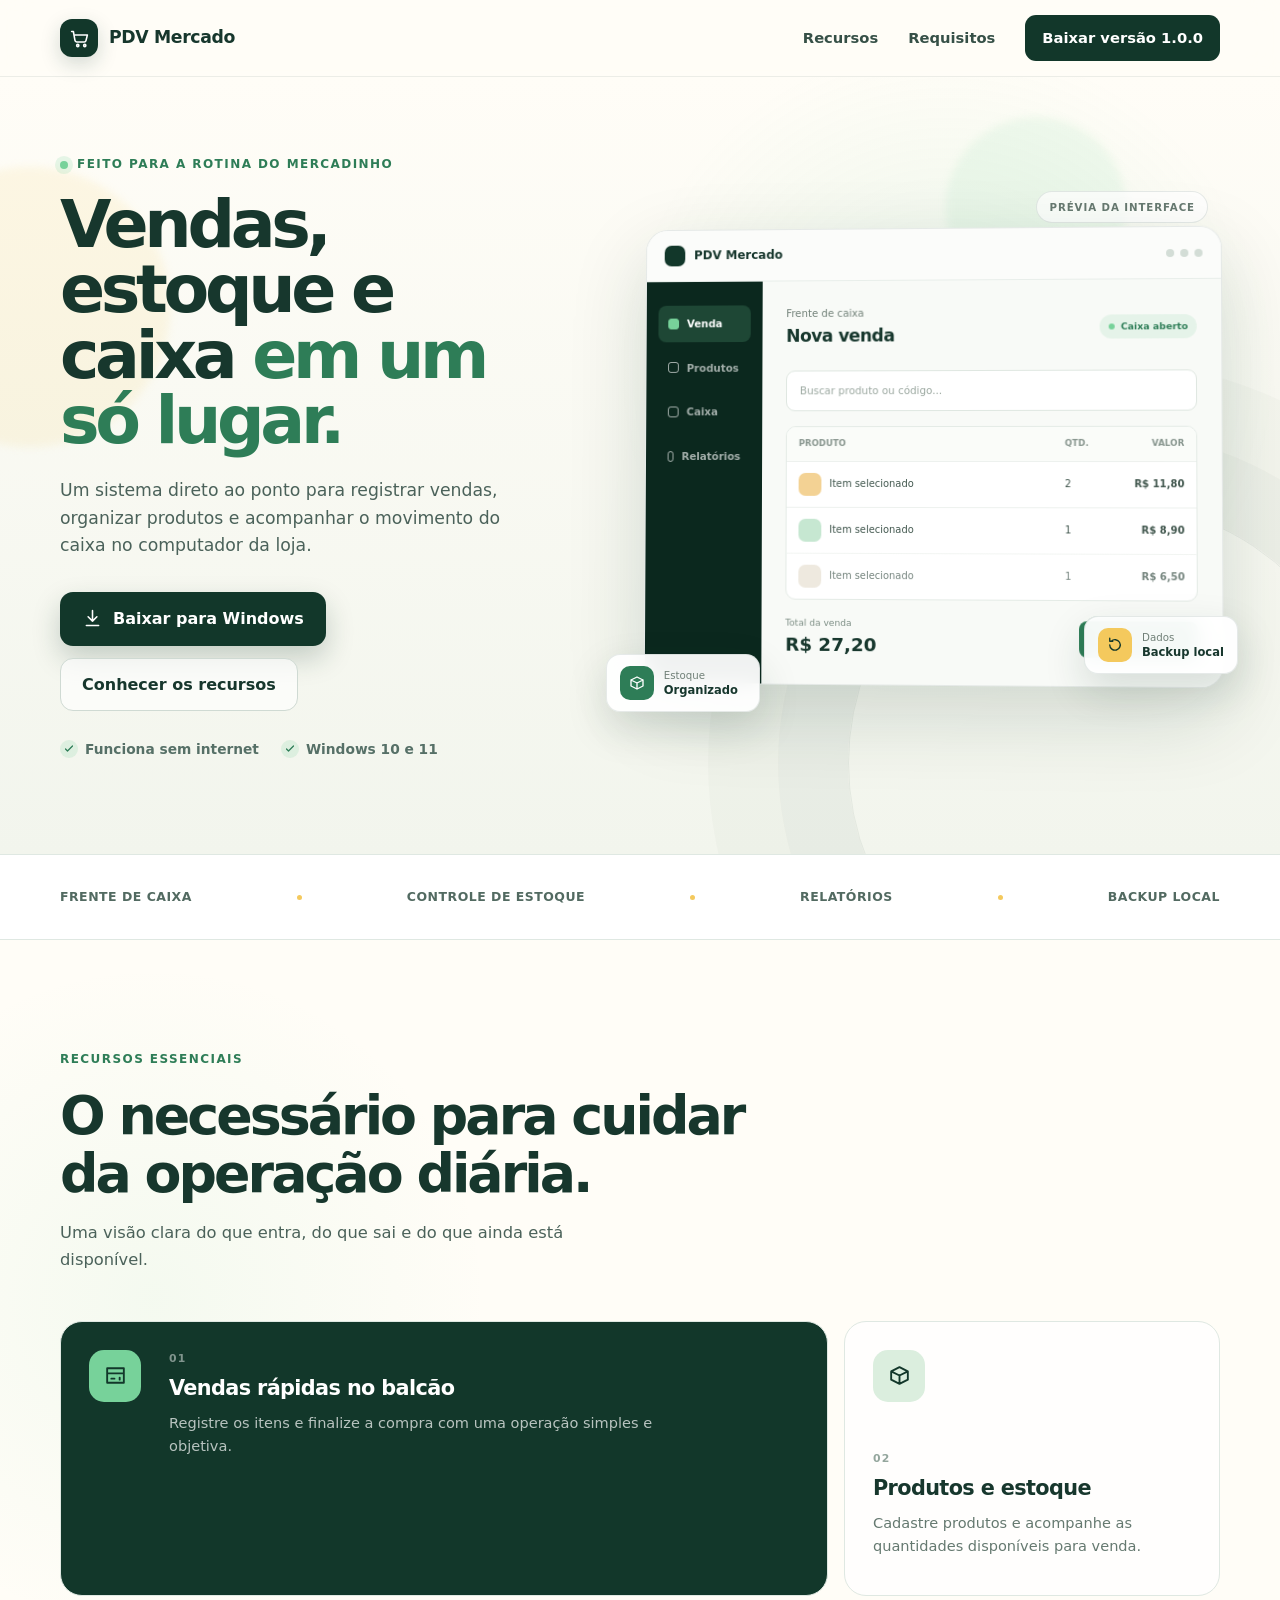
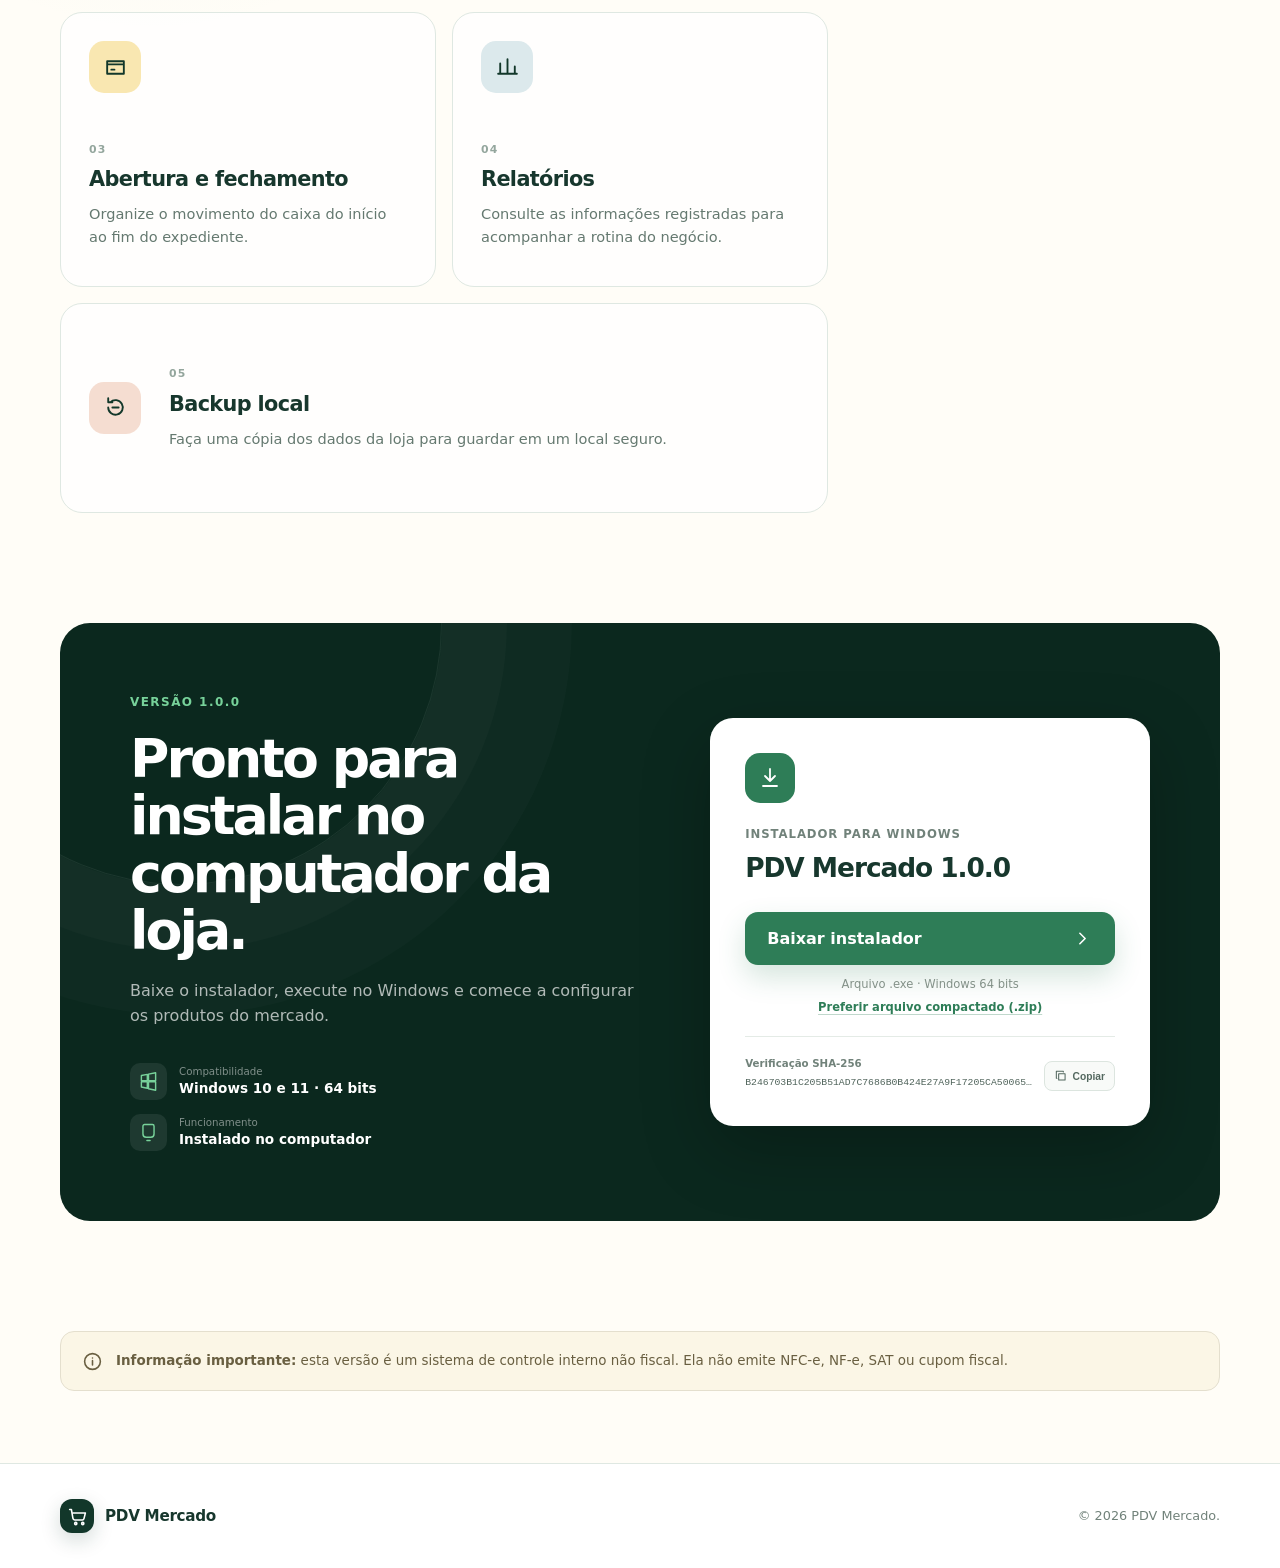
<file: index.html>
<!doctype html>
<html lang="pt-BR">
  <head>
    <meta charset="utf-8" />
    <meta name="viewport" content="width=device-width, initial-scale=1" />
    <meta name="theme-color" content="#12372a" />
    <meta name="robots" content="noindex, nofollow" />
    <meta
      name="description"
      content="PDV Mercado: sistema para vendas, estoque, caixa, relatórios e backup em pequenos mercados."
    />
    <title>PDV Mercado | Vendas, estoque e caixa</title>
    <link rel="icon" href="favicon.svg" type="image/svg+xml" />
    <link rel="stylesheet" href="styles.css" />
    <script src="app.js" defer></script>
  </head>
  <body>
    <a class="skip-link" href="#conteudo">Ir para o conteúdo</a>

    <header class="site-header">
      <div class="container header-inner">
        <a class="brand" href="#inicio" aria-label="PDV Mercado — início">
          <span class="brand-mark" aria-hidden="true">
            <svg viewBox="0 0 24 24" focusable="false">
              <path d="M3 4h2l1.8 10.2a2 2 0 0 0 2 1.7h8.7a2 2 0 0 0 1.9-1.5L21 8H7" />
              <circle cx="10" cy="20" r="1.25" />
              <circle cx="18" cy="20" r="1.25" />
            </svg>
          </span>
          <span>PDV <strong>Mercado</strong></span>
        </a>

        <nav class="main-nav" aria-label="Navegação principal">
          <a href="#recursos">Recursos</a>
          <a href="#requisitos">Requisitos</a>
          <a class="nav-download" href="downloads/PDV-Mercado-Setup-1.0.0.exe" download>
            Baixar versão 1.0.0
          </a>
        </nav>
      </div>
    </header>

    <main id="conteudo">
      <section class="hero" id="inicio">
        <div class="hero-glow hero-glow-one" aria-hidden="true"></div>
        <div class="hero-glow hero-glow-two" aria-hidden="true"></div>

        <div class="container hero-grid">
          <div class="hero-copy">
            <p class="eyebrow">
              <span class="eyebrow-dot" aria-hidden="true"></span>
              Feito para a rotina do mercadinho
            </p>
            <h1>Vendas, estoque e caixa <span>em um só lugar.</span></h1>
            <p class="hero-text">
              Um sistema direto ao ponto para registrar vendas, organizar produtos e
              acompanhar o movimento do caixa no computador da loja.
            </p>

            <div class="hero-actions">
              <a class="button button-primary" href="downloads/PDV-Mercado-Setup-1.0.0.exe" download>
                <svg viewBox="0 0 24 24" aria-hidden="true" focusable="false">
                  <path d="M12 3v12m0 0 5-5m-5 5-5-5M5 20h14" />
                </svg>
                Baixar para Windows
              </a>
              <a class="button button-secondary" href="#recursos">Conhecer os recursos</a>
            </div>

            <ul class="hero-notes" aria-label="Informações do sistema">
              <li>
                <svg viewBox="0 0 24 24" aria-hidden="true"><path d="m5 12 4 4L19 6" /></svg>
                Funciona sem internet
              </li>
              <li>
                <svg viewBox="0 0 24 24" aria-hidden="true"><path d="m5 12 4 4L19 6" /></svg>
                Windows 10 e 11
              </li>
            </ul>
          </div>

          <div class="preview-wrap" aria-label="Prévia ilustrativa da interface do sistema">
            <div class="preview-label">Prévia da interface</div>
            <div class="app-window">
              <div class="window-bar">
                <div class="window-brand">
                  <span class="mini-logo" aria-hidden="true"></span>
                  <span>PDV Mercado</span>
                </div>
                <div class="window-actions" aria-hidden="true">
                  <span></span><span></span><span></span>
                </div>
              </div>

              <div class="app-layout">
                <aside class="app-sidebar" aria-hidden="true">
                  <span class="side-item active"><i></i>Venda</span>
                  <span class="side-item"><i></i>Produtos</span>
                  <span class="side-item"><i></i>Caixa</span>
                  <span class="side-item"><i></i>Relatórios</span>
                </aside>

                <div class="app-content">
                  <div class="app-heading">
                    <div>
                      <small>Frente de caixa</small>
                      <strong>Nova venda</strong>
                    </div>
                    <span class="cash-status"><i></i> Caixa aberto</span>
                  </div>

                  <div class="search-mock">Buscar produto ou código...</div>

                  <div class="sale-table">
                    <div class="sale-row sale-head">
                      <span>Produto</span><span>Qtd.</span><span>Valor</span>
                    </div>
                    <div class="sale-row">
                      <span><i class="product-dot orange"></i>Item selecionado</span><span>2</span><span>R$ 11,80</span>
                    </div>
                    <div class="sale-row">
                      <span><i class="product-dot green"></i>Item selecionado</span><span>1</span><span>R$ 8,90</span>
                    </div>
                    <div class="sale-row muted-row">
                      <span><i class="product-dot cream"></i>Item selecionado</span><span>1</span><span>R$ 6,50</span>
                    </div>
                  </div>

                  <div class="sale-summary">
                    <div>
                      <small>Total da venda</small>
                      <strong>R$ 27,20</strong>
                    </div>
                    <span>Finalizar venda</span>
                  </div>
                </div>
              </div>
            </div>

            <div class="floating-card stock-card" aria-hidden="true">
              <span class="floating-icon">
                <svg viewBox="0 0 24 24"><path d="m4 8 8-4 8 4-8 4-8-4Zm0 0v8l8 4 8-4V8M12 12v8" /></svg>
              </span>
              <span><small>Estoque</small><strong>Organizado</strong></span>
            </div>

            <div class="floating-card backup-card" aria-hidden="true">
              <span class="floating-icon light">
                <svg viewBox="0 0 24 24"><path d="M5 12a7 7 0 1 0 2-5M5 3v4h4" /></svg>
              </span>
              <span><small>Dados</small><strong>Backup local</strong></span>
            </div>
          </div>
        </div>
      </section>

      <section class="trust-strip" aria-label="Principais áreas do sistema">
        <div class="container trust-grid">
          <span>Frente de caixa</span>
          <i aria-hidden="true"></i>
          <span>Controle de estoque</span>
          <i aria-hidden="true"></i>
          <span>Relatórios</span>
          <i aria-hidden="true"></i>
          <span>Backup local</span>
        </div>
      </section>

      <section class="features section" id="recursos">
        <div class="container">
          <div class="section-heading">
            <p class="eyebrow dark">Recursos essenciais</p>
            <h2>O necessário para cuidar da operação diária.</h2>
            <p>Uma visão clara do que entra, do que sai e do que ainda está disponível.</p>
          </div>

          <div class="feature-grid">
            <article class="feature-card feature-large">
              <div class="feature-icon">
                <svg viewBox="0 0 24 24" aria-hidden="true"><path d="M4 5h16v14H4zM4 10h16M8 15h3M16 14v2" /></svg>
              </div>
              <div>
                <span class="feature-number">01</span>
                <h3>Vendas rápidas no balcão</h3>
                <p>Registre os itens e finalize a compra com uma operação simples e objetiva.</p>
              </div>
            </article>

            <article class="feature-card">
              <div class="feature-icon soft-green">
                <svg viewBox="0 0 24 24" aria-hidden="true"><path d="m4 8 8-4 8 4-8 4-8-4Zm0 0v8l8 4 8-4V8M12 12v8" /></svg>
              </div>
              <span class="feature-number">02</span>
              <h3>Produtos e estoque</h3>
              <p>Cadastre produtos e acompanhe as quantidades disponíveis para venda.</p>
            </article>

            <article class="feature-card">
              <div class="feature-icon soft-yellow">
                <svg viewBox="0 0 24 24" aria-hidden="true"><path d="M4 7h16v12H4zM4 10h16M8 15h3" /></svg>
              </div>
              <span class="feature-number">03</span>
              <h3>Abertura e fechamento</h3>
              <p>Organize o movimento do caixa do início ao fim do expediente.</p>
            </article>

            <article class="feature-card">
              <div class="feature-icon soft-blue">
                <svg viewBox="0 0 24 24" aria-hidden="true"><path d="M5 19V9m7 10V5m7 14v-7M3 19h18" /></svg>
              </div>
              <span class="feature-number">04</span>
              <h3>Relatórios</h3>
              <p>Consulte as informações registradas para acompanhar a rotina do negócio.</p>
            </article>

            <article class="feature-card feature-wide">
              <div class="feature-icon soft-coral">
                <svg viewBox="0 0 24 24" aria-hidden="true"><path d="M5 12a7 7 0 1 0 2-5M5 3v4h4M9 12h6" /></svg>
              </div>
              <div>
                <span class="feature-number">05</span>
                <h3>Backup local</h3>
                <p>Faça uma cópia dos dados da loja para guardar em um local seguro.</p>
              </div>
            </article>
          </div>
        </div>
      </section>

      <section class="download-section section" id="requisitos">
        <div class="container download-panel">
          <div class="download-copy">
            <p class="eyebrow light">Versão 1.0.0</p>
            <h2>Pronto para instalar no computador da loja.</h2>
            <p>
              Baixe o instalador, execute no Windows e comece a configurar os produtos do mercado.
            </p>

            <div class="requirements">
              <div>
                <span class="requirement-icon" aria-hidden="true">
                  <svg viewBox="0 0 24 24"><path d="M3 4.5 10.5 3v8H3V4.5Zm9-1.8L21 1v10h-9V2.7ZM3 12.5h7.5v8L3 19v-6.5Zm9 0h9V23l-9-1.8v-8.7Z" /></svg>
                </span>
                <span><small>Compatibilidade</small><strong>Windows 10 e 11 · 64 bits</strong></span>
              </div>
              <div>
                <span class="requirement-icon" aria-hidden="true">
                  <svg viewBox="0 0 24 24"><path d="M8 18h8M10 22h4M7 2h10a2 2 0 0 1 2 2v10a4 4 0 0 1-4 4H9a4 4 0 0 1-4-4V4a2 2 0 0 1 2-2Z" /></svg>
                </span>
                <span><small>Funcionamento</small><strong>Instalado no computador</strong></span>
              </div>
            </div>
          </div>

          <div class="download-card">
            <span class="download-card-icon" aria-hidden="true">
              <svg viewBox="0 0 24 24"><path d="M12 3v12m0 0 5-5m-5 5-5-5M5 20h14" /></svg>
            </span>
            <p>Instalador para Windows</p>
            <h3>PDV Mercado 1.0.0</h3>
            <a class="button button-download" href="downloads/PDV-Mercado-Setup-1.0.0.exe" download>
              Baixar instalador
              <svg viewBox="0 0 24 24" aria-hidden="true"><path d="m9 18 6-6-6-6" /></svg>
            </a>
            <p class="download-hint">Arquivo .exe · Windows 64 bits</p>
            <a class="download-zip" href="downloads/PDV-Mercado-Setup-1.0.0.zip" download>
              Preferir arquivo compactado (.zip)
            </a>

            <div class="checksum">
              <div>
                <span>Verificação SHA-256</span>
                <code id="checksum-value">B246703B1C205B51AD7C7686B0B424E27A9F17205CA50065129CD55565503A42</code>
              </div>
              <button id="copy-checksum" type="button" aria-label="Copiar código de verificação">
                <svg viewBox="0 0 24 24" aria-hidden="true"><path d="M8 8h11v11H8zM5 16H4V4h12v1" /></svg>
                <span>Copiar</span>
              </button>
            </div>
          </div>
        </div>
      </section>

      <section class="notice-section">
        <div class="container notice">
          <svg viewBox="0 0 24 24" aria-hidden="true"><circle cx="12" cy="12" r="9" /><path d="M12 11v5M12 8h.01" /></svg>
          <p>
            <strong>Informação importante:</strong> esta versão é um sistema de controle interno não fiscal.
            Ela não emite NFC-e, NF-e, SAT ou cupom fiscal.
          </p>
        </div>
      </section>
    </main>

    <footer class="site-footer">
      <div class="container footer-inner">
        <a class="brand footer-brand" href="#inicio" aria-label="PDV Mercado — voltar ao início">
          <span class="brand-mark" aria-hidden="true">
            <svg viewBox="0 0 24 24"><path d="M3 4h2l1.8 10.2a2 2 0 0 0 2 1.7h8.7a2 2 0 0 0 1.9-1.5L21 8H7" /><circle cx="10" cy="20" r="1.25" /><circle cx="18" cy="20" r="1.25" /></svg>
          </span>
          <span>PDV <strong>Mercado</strong></span>
        </a>
        <p>© <span id="current-year">2026</span> PDV Mercado.</p>
      </div>
    </footer>
  </body>
</html>
</file>
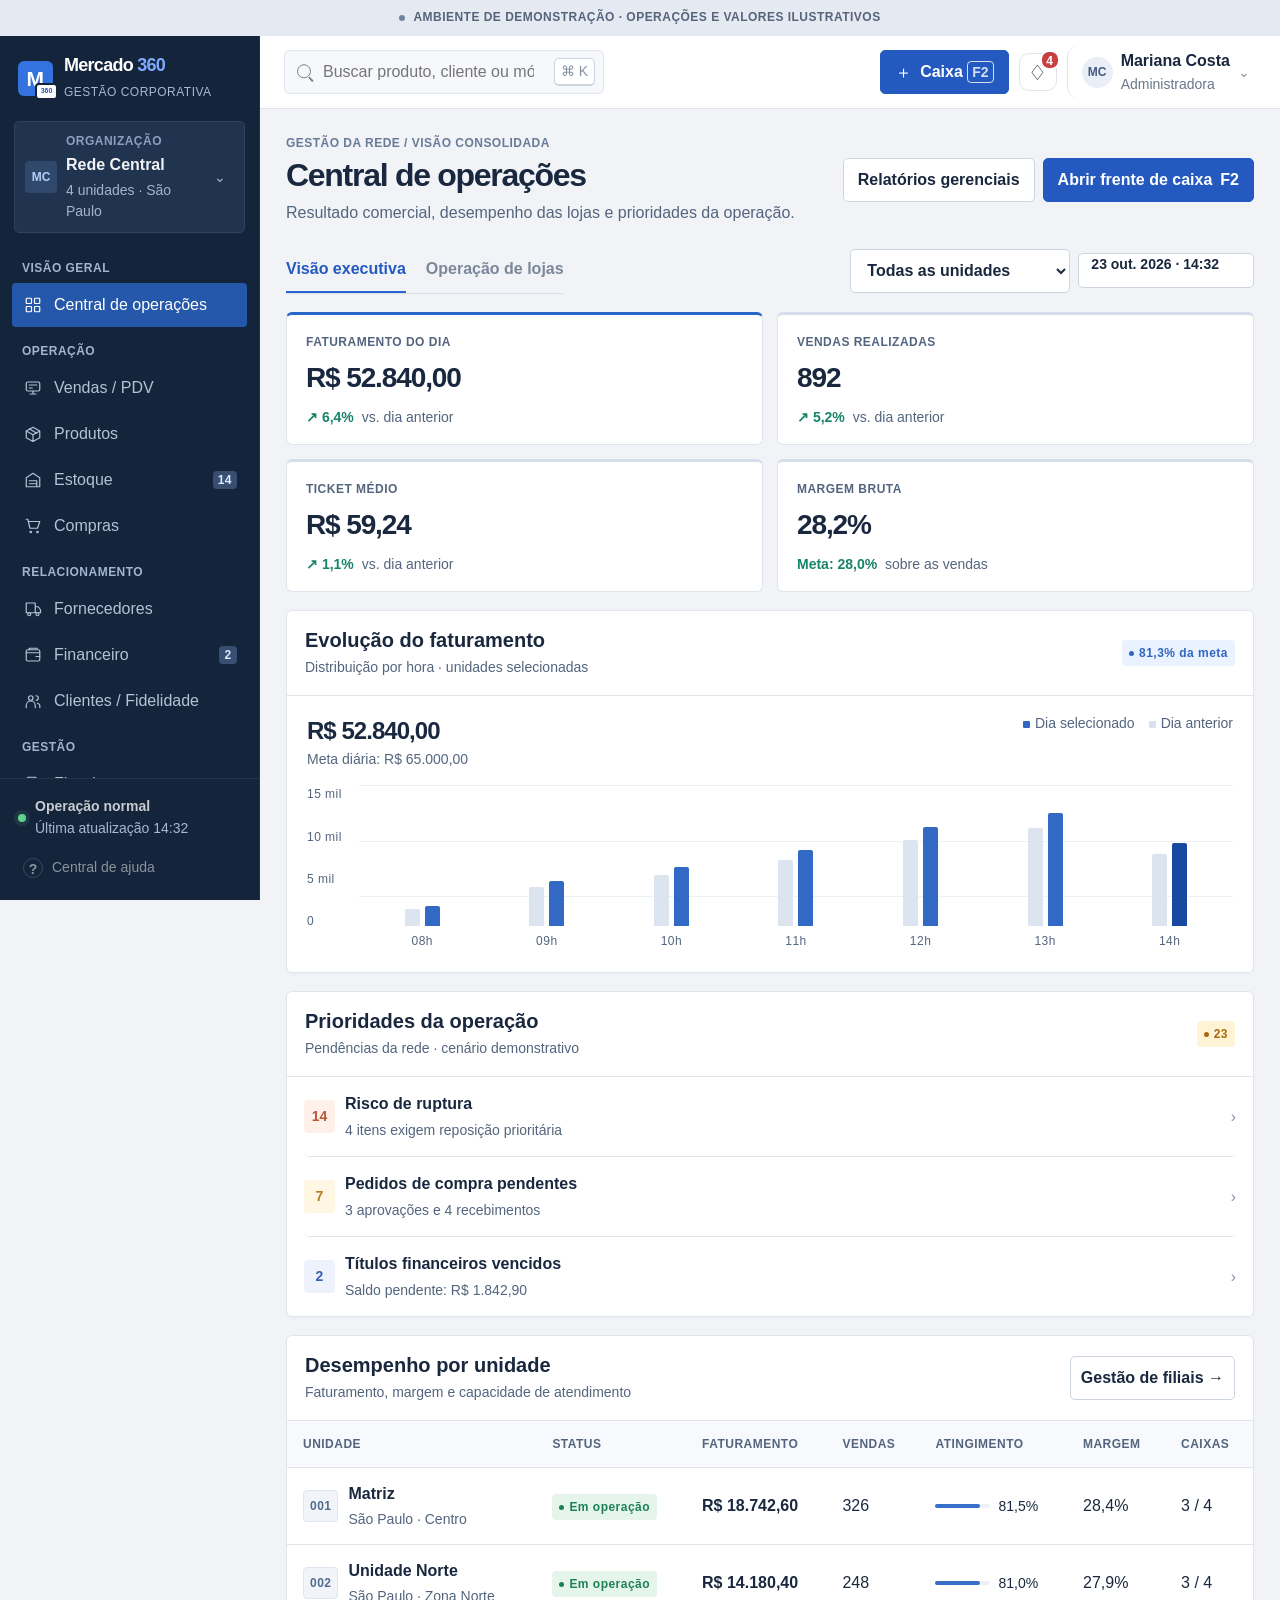
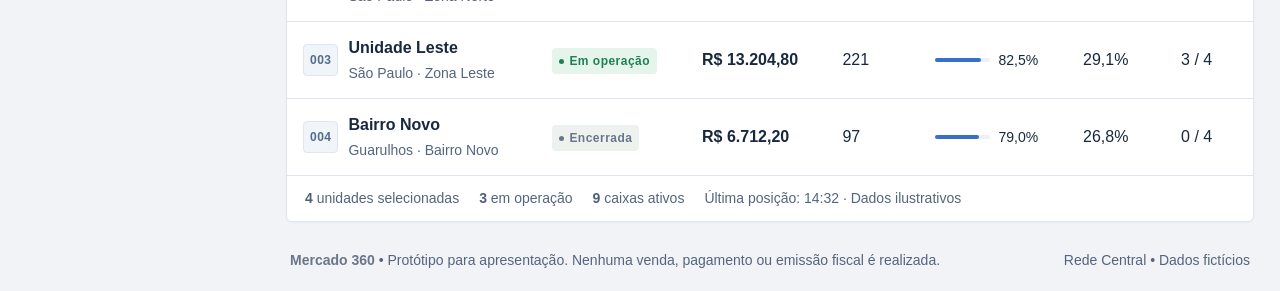
<file: mercado-360/index.html>
<!doctype html>
<html lang="pt-BR">
  <head>
    <meta charset="utf-8" />
    <meta name="viewport" content="width=device-width, initial-scale=1" />
    <meta name="theme-color" content="#14243b" />
    <meta name="robots" content="noindex, nofollow" />
    <meta
      name="description"
      content="Demonstração visual do Mercado 360, uma plataforma de gestão para mercados e redes varejistas."
    />
    <title>Mercado 360 — Gestão de operações do varejo</title>
    <link rel="icon" href="data:image/svg+xml,%3Csvg xmlns='http://www.w3.org/2000/svg' viewBox='0 0 64 64'%3E%3Crect width='64' height='64' rx='16' fill='%23123b34'/%3E%3Cpath d='M17 45V19h8l7 12 7-12h8v26h-8V31l-7 11-7-11v14z' fill='%23d8f596'/%3E%3C/svg%3E" />
    <link rel="stylesheet" href="./styles.css?v=rede-1" />
    <link rel="stylesheet" href="./enterprise.css?v=rede-1" />
    <link rel="stylesheet" href="./typography.css?v=fontes-1" />
  </head>
  <body>
    <a class="skip-link" href="#main-content">Pular para o conteúdo</a>

    <div class="demo-strip" role="note">
      <span class="demo-strip__dot" aria-hidden="true"></span>
      AMBIENTE DE DEMONSTRAÇÃO · OPERAÇÕES E VALORES ILUSTRATIVOS
    </div>

    <div class="app-shell">
      <div class="sidebar-backdrop" data-close-menu></div>

      <aside class="sidebar" id="sidebar" aria-label="Navegação principal">
        <div class="brand">
          <div class="brand__mark" aria-hidden="true">
            <span>M</span>
            <i>360</i>
          </div>
          <div>
            <strong>Mercado <b>360</b></strong>
            <small>Gestão corporativa</small>
          </div>
        </div>

        <div class="store-switcher">
          <div class="store-switcher__icon" aria-hidden="true">MC</div>
          <div>
            <small>Organização</small>
            <strong>Rede Central</strong>
            <span>4 unidades · São Paulo</span>
          </div>
          <button class="icon-button icon-button--quiet" type="button" data-go-page="filiais" aria-label="Consultar unidades">
            <span aria-hidden="true">⌄</span>
          </button>
        </div>

        <nav class="primary-nav" id="primary-nav" aria-label="Módulos do sistema"></nav>

        <div class="sidebar__footer">
          <div class="operation-status">
            <span class="status-pulse" aria-hidden="true"></span>
            <div>
              <strong>Operação normal</strong>
              <small>Última atualização 14:32</small>
            </div>
          </div>
          <button class="support-link" type="button" data-demo-action="Central de ajuda">
            <span aria-hidden="true">?</span>
            Central de ajuda
          </button>
        </div>
      </aside>

      <section class="workspace">
        <header class="topbar">
          <div class="enterprise-breadcrumb"><strong>RETAGUARDA</strong><span>Central de operações</span></div>
          <div class="topbar__start">
            <button class="menu-toggle icon-button" id="menu-toggle" type="button" aria-label="Abrir menu" aria-controls="sidebar" aria-expanded="false">
              <span></span><span></span><span></span>
            </button>
            <div class="global-search" id="global-search-wrap">
              <span class="global-search__icon" aria-hidden="true"></span>
              <label class="sr-only" for="global-search">Buscar no sistema</label>
              <input
                id="global-search"
                type="search"
                autocomplete="off"
                placeholder="Buscar produto, cliente ou módulo…"
                aria-controls="search-results"
                aria-expanded="false"
              />
              <kbd>⌘ K</kbd>
              <div class="search-results" id="search-results" role="listbox" aria-label="Resultados da busca"></div>
            </div>
          </div>

          <div class="topbar__actions">
            <button class="quick-sale-button" type="button" data-open-sale aria-label="Abrir caixa (F2)">
              <span aria-hidden="true">＋</span>
              <span>Caixa <kbd>F2</kbd></span>
            </button>
            <button class="icon-button notification-button" type="button" data-demo-action="Central de notificações" aria-label="Notificações">
              <span aria-hidden="true">♢</span>
              <i>4</i>
            </button>
            <button class="profile-button" type="button" data-demo-action="Menu do perfil" aria-label="Abrir perfil de Mariana Costa">
              <span class="avatar">MC</span>
              <span class="profile-button__copy">
                <strong>Mariana Costa</strong>
                <small>Administradora</small>
              </span>
              <span aria-hidden="true">⌄</span>
            </button>
          </div>
        </header>

        <main class="content" id="main-content" tabindex="-1">
          <div id="page-content" aria-live="polite"></div>
        </main>
      </section>
    </div>

    <div class="modal" id="sale-modal" role="dialog" aria-modal="true" aria-labelledby="sale-modal-title" hidden>
      <div class="modal__backdrop" data-close-sale></div>
      <div class="sale-panel">
        <header class="sale-panel__header">
          <div class="pos-brand"><span class="pos-brand__mark">M<span>360</span></span><div>
            <span class="eyebrow">Rede Central · Loja 001 — Matriz</span>
            <h2 id="sale-modal-title">Frente de caixa</h2>
          </div></div>
          <div class="pos-session"><div><span>TERMINAL</span><strong>PDV 001</strong></div><div><span>OPERADORA</span><strong>Mariana Costa</strong></div><div><span>AMBIENTE</span><strong class="pos-demo-state">Demonstração</strong></div></div>
          <button class="pos-back" type="button" data-close-sale aria-label="Sair do caixa">Retaguarda <kbd>Esc</kbd></button>
        </header>
        <div class="pos-context"><span><b id="pos-sale-stage">CAIXA LIVRE</b><i>•</i> Cupom demonstrativo <strong>#008742</strong></span><span>Consumidor não identificado <i>•</i> Tabela de preços: varejo</span><button type="button" id="load-sample-sale">Carregar venda de exemplo</button></div>
        <div class="sale-panel__body">
          <section class="product-picker">
            <div class="pos-entry">
            <div class="pos-current"><span class="pos-caption">ITEM SELECIONADO</span><strong id="pos-product-name">Caixa disponível</strong><small id="pos-product-code">Aguardando leitura de produto</small><div class="pos-unit-values"><span>QUANTIDADE<strong id="pos-product-quantity">—</strong></span><span>VALOR UNITÁRIO<strong id="pos-product-unit">R$ 0,00</strong></span></div></div>
            <label for="sale-search">Entrada de produto <span>F2</span></label>
            <div class="sale-search">
              <span aria-hidden="true"></span>
              <input id="sale-search" type="search" placeholder="Código de barras ou descrição" autocomplete="off" role="combobox" aria-autocomplete="list" aria-controls="sale-products" aria-expanded="true" aria-describedby="sale-search-help" aria-keyshortcuts="F2" />
              <kbd>F2</kbd>
              <div class="product-grid" id="sale-products" role="listbox" aria-label="Produtos encontrados" hidden></div>
            </div>
            <p class="field-help" id="sale-search-help">Digite ou leia o código de barras. Use ↑ ↓ para escolher e Enter para adicionar.</p>
            <div class="sale-categories" aria-label="Categorias">
              <button class="chip is-active" type="button">Todos</button>
              <button class="chip" type="button">Mercearia</button>
              <button class="chip" type="button">Hortifruti</button>
              <button class="chip" type="button">Bebidas</button>
            </div>
            <p class="cashier-status" id="sale-status" role="status" aria-live="polite">Caixa pronto. Digite um produto para começar.</p>
            </div>
            <div class="cart-summary">
              <div><span>Subtotal</span><strong id="cart-subtotal">R$ 0,00</strong></div>
              <div><span>Desconto <kbd>F4</kbd></span><strong class="positive" id="cart-discount">R$ 0,00</strong></div>
              <div class="cart-summary__total"><span>TOTAL A PAGAR</span><strong id="cart-total">R$ 0,00</strong></div>
              <button class="primary-button primary-button--wide" id="finish-sale" type="button" disabled>Finalizar venda <kbd>F9</kbd></button>
            </div>
          </section>

          <aside class="cart" aria-label="Carrinho da venda">
            <div class="cart__heading">
              <div>
                <span class="eyebrow">Registro de mercadorias</span>
                <h3>Cupom de venda</h3>
              </div>
              <span class="cart-count" id="cart-count">0 itens</span>
            </div>
            <div class="pos-receipt-head" aria-hidden="true"><span>ITEM</span><span>DESCRIÇÃO / EAN</span><span>QTD.</span><span>VL. UNIT.</span><span>TOTAL</span></div>
            <div class="cart-items" id="cart-items" role="list" aria-label="Itens do cupom"></div>
            <div class="cart-empty" id="cart-empty">
              <span aria-hidden="true">▧</span>
              <strong>Caixa livre</strong>
              <small>Leia um código de barras ou pressione F2 para iniciar uma venda.</small>
            </div>
            <div class="pos-receipt-footer"><span><b id="pos-line-count">0</b> itens no cupom</span><span>Selecione um item com <kbd>F6</kbd> e ↑ ↓</span></div>
            <div class="pos-services"><span><i></i> Terminal em demonstração</span><span>Impressora: simulada</span><span>Fiscal / TEF: sem conexão</span></div>
          </aside>
        </div>
        <nav class="cashier-shortcuts" aria-label="Atalhos do caixa">
          <button type="button" data-cashier-shortcut="F2"><kbd>F2</kbd> Buscar</button>
          <button type="button" data-cashier-shortcut="F3"><kbd>F3</kbd> Quantidade</button>
          <button type="button" data-cashier-shortcut="F4"><kbd>F4</kbd> Desconto</button>
          <button type="button" data-cashier-shortcut="F6"><kbd>F6</kbd> Itens</button>
          <button type="button" data-cashier-shortcut="F7"><kbd>F7</kbd> Cancelar venda</button>
          <button type="button" data-cashier-shortcut="F8"><kbd>F8</kbd> Remover item</button>
          <button type="button" data-cashier-shortcut="F9"><kbd>F9</kbd> Pagamento</button>
          <button type="button" data-cashier-shortcut="F10"><kbd>F10</kbd> Ajuda</button>
          <span><kbd>Esc</kbd> Sair · cupom mantido</span>
        </nav>
      </div>
      <div class="cashier-overlay" id="cashier-overlay" hidden role="dialog" aria-modal="true" aria-labelledby="cashier-action-title" aria-describedby="cashier-action-description">
        <form class="cashier-action" id="cashier-form" novalidate>
          <span class="eyebrow">Frente de caixa · demonstração</span>
          <h3 id="cashier-action-title"></h3>
          <p id="cashier-action-description"></p>
          <div id="cashier-action-fields"></div>
          <p id="cashier-action-error" class="cashier-error" role="alert" hidden></p>
          <div class="cashier-action__buttons">
            <button class="secondary-button" type="button" id="cashier-back">Voltar <kbd>Esc</kbd></button>
            <button class="primary-button" type="submit" id="cashier-confirm">Confirmar <kbd>Enter</kbd></button>
          </div>
        </form>
      </div>
    </div>

    <div class="toast-region" id="toast-region" aria-live="polite" aria-atomic="true"></div>
    <script src="./app.js?v=fontes-1"></script>
  </body>
</html>
</file>
<file: styles.css>
:root {
  --ink: #17372d;
  --ink-soft: #4b625a;
  --forest: #12372a;
  --forest-deep: #0b281e;
  --green: #2e7d57;
  --green-bright: #77d29a;
  --cream: #f7f4ea;
  --paper: #fffdf7;
  --yellow: #f4c95d;
  --line: #dfe8e2;
  --white: #ffffff;
  --shadow: 0 28px 80px rgba(12, 49, 37, 0.16);
  --radius: 22px;
}

* {
  box-sizing: border-box;
}

html {
  scroll-behavior: smooth;
}

body {
  margin: 0;
  color: var(--ink);
  background: var(--paper);
  font-family: Inter, ui-sans-serif, system-ui, -apple-system, BlinkMacSystemFont, "Segoe UI", sans-serif;
  line-height: 1.6;
  -webkit-font-smoothing: antialiased;
}

a {
  color: inherit;
  text-decoration: none;
}

svg {
  fill: none;
  stroke: currentColor;
  stroke-linecap: round;
  stroke-linejoin: round;
  stroke-width: 1.8;
}

.container {
  width: min(1160px, calc(100% - 40px));
  margin-inline: auto;
}

.skip-link {
  position: fixed;
  top: 10px;
  left: 10px;
  z-index: 100;
  padding: 10px 16px;
  border-radius: 10px;
  color: var(--white);
  background: var(--forest);
  transform: translateY(-150%);
}

.skip-link:focus {
  transform: translateY(0);
}

.site-header {
  position: sticky;
  top: 0;
  z-index: 30;
  border-bottom: 1px solid rgba(18, 55, 42, 0.08);
  background: rgba(255, 253, 247, 0.9);
  backdrop-filter: blur(16px);
}

.header-inner {
  min-height: 76px;
  display: flex;
  align-items: center;
  justify-content: space-between;
  gap: 28px;
}

.brand {
  display: inline-flex;
  align-items: center;
  gap: 11px;
  font-size: 1.08rem;
  font-weight: 650;
  letter-spacing: -0.02em;
}

.brand strong {
  font-weight: 800;
}

.brand-mark {
  width: 38px;
  height: 38px;
  display: grid;
  place-items: center;
  border-radius: 12px;
  color: var(--white);
  background: var(--forest);
  box-shadow: 0 7px 20px rgba(18, 55, 42, 0.18);
}

.brand-mark svg {
  width: 21px;
  height: 21px;
}

.main-nav {
  display: flex;
  align-items: center;
  gap: 30px;
  color: #365047;
  font-size: 0.92rem;
  font-weight: 650;
}

.main-nav > a:not(.nav-download) {
  transition: color 160ms ease;
}

.main-nav > a:not(.nav-download):hover {
  color: var(--green);
}

.nav-download {
  padding: 11px 17px;
  border-radius: 11px;
  color: var(--white);
  background: var(--forest);
  transition: background 160ms ease, transform 160ms ease;
}

.nav-download:hover {
  background: var(--green);
  transform: translateY(-1px);
}

.hero {
  position: relative;
  min-height: 690px;
  display: grid;
  align-items: center;
  overflow: hidden;
  background:
    radial-gradient(circle at 74% 38%, rgba(119, 210, 154, 0.13), transparent 31%),
    linear-gradient(180deg, var(--paper), #f2f5ed);
}

.hero::after {
  content: "";
  position: absolute;
  right: -90px;
  bottom: -170px;
  width: 520px;
  height: 520px;
  border: 1px solid rgba(18, 55, 42, 0.07);
  border-radius: 50%;
  box-shadow: 0 0 0 70px rgba(18, 55, 42, 0.025), 0 0 0 140px rgba(18, 55, 42, 0.018);
}

.hero-glow {
  position: absolute;
  border-radius: 50%;
  filter: blur(4px);
  pointer-events: none;
}

.hero-glow-one {
  top: 90px;
  left: -110px;
  width: 280px;
  height: 280px;
  background: rgba(244, 201, 93, 0.12);
}

.hero-glow-two {
  top: 40px;
  right: 12%;
  width: 180px;
  height: 180px;
  background: rgba(119, 210, 154, 0.1);
}

.hero-grid {
  position: relative;
  z-index: 2;
  display: grid;
  grid-template-columns: 0.89fr 1.11fr;
  align-items: center;
  gap: 64px;
  padding-block: 78px 94px;
}

.hero-copy {
  max-width: 570px;
}

.eyebrow {
  display: flex;
  align-items: center;
  gap: 9px;
  margin: 0 0 18px;
  color: var(--green);
  font-size: 0.75rem;
  font-weight: 800;
  letter-spacing: 0.12em;
  text-transform: uppercase;
}

.eyebrow-dot {
  width: 8px;
  height: 8px;
  border-radius: 50%;
  background: var(--green-bright);
  box-shadow: 0 0 0 5px rgba(119, 210, 154, 0.18);
}

h1,
h2,
h3,
p {
  margin-top: 0;
}

h1 {
  max-width: 620px;
  margin-bottom: 24px;
  font-size: clamp(3.25rem, 5.2vw, 5.25rem);
  line-height: 0.98;
  letter-spacing: -0.065em;
}

h1 span {
  color: var(--green);
}

.hero-text {
  max-width: 560px;
  margin-bottom: 32px;
  color: var(--ink-soft);
  font-size: 1.08rem;
}

.hero-actions {
  display: flex;
  flex-wrap: wrap;
  gap: 12px;
}

.button {
  min-height: 52px;
  display: inline-flex;
  align-items: center;
  justify-content: center;
  gap: 10px;
  padding: 13px 21px;
  border: 1px solid transparent;
  border-radius: 13px;
  font-weight: 750;
  transition: transform 160ms ease, box-shadow 160ms ease, background 160ms ease;
}

.button:hover {
  transform: translateY(-2px);
}

.button svg {
  width: 21px;
  height: 21px;
}

.button-primary {
  color: var(--white);
  background: var(--forest);
  box-shadow: 0 12px 28px rgba(18, 55, 42, 0.22);
}

.button-primary:hover {
  background: var(--green);
  box-shadow: 0 14px 34px rgba(46, 125, 87, 0.28);
}

.button-secondary {
  border-color: #cfdad3;
  color: var(--ink);
  background: rgba(255, 255, 255, 0.65);
}

.button-secondary:hover {
  background: var(--white);
}

.hero-notes {
  display: flex;
  flex-wrap: wrap;
  gap: 22px;
  margin: 27px 0 0;
  padding: 0;
  color: #567067;
  font-size: 0.86rem;
  font-weight: 650;
  list-style: none;
}

.hero-notes li {
  display: flex;
  align-items: center;
  gap: 7px;
}

.hero-notes svg {
  width: 18px;
  height: 18px;
  padding: 3px;
  border-radius: 50%;
  color: var(--green);
  background: rgba(119, 210, 154, 0.18);
  stroke-width: 2.5;
}

.preview-wrap {
  position: relative;
  padding: 34px 0 38px 30px;
}

.preview-label {
  position: absolute;
  top: -2px;
  right: 12px;
  padding: 7px 12px;
  border: 1px solid rgba(18, 55, 42, 0.1);
  border-radius: 999px;
  color: #667970;
  background: rgba(255, 255, 255, 0.75);
  font-size: 0.64rem;
  font-weight: 800;
  letter-spacing: 0.09em;
  text-transform: uppercase;
}

.app-window {
  overflow: hidden;
  border: 1px solid rgba(18, 55, 42, 0.11);
  border-radius: 22px;
  background: var(--white);
  box-shadow: var(--shadow);
  transform: perspective(1000px) rotateY(-2deg) rotateX(1deg);
}

.window-bar {
  min-height: 52px;
  display: flex;
  align-items: center;
  justify-content: space-between;
  padding: 0 18px;
  border-bottom: 1px solid #e8eeea;
  background: #fbfcfa;
}

.window-brand {
  display: flex;
  align-items: center;
  gap: 9px;
  font-size: 0.75rem;
  font-weight: 800;
}

.mini-logo {
  width: 21px;
  height: 21px;
  border-radius: 7px;
  background: var(--forest);
}

.window-actions {
  display: flex;
  gap: 6px;
}

.window-actions span {
  width: 8px;
  height: 8px;
  border-radius: 50%;
  background: #d3ddd6;
}

.app-layout {
  min-height: 390px;
  display: grid;
  grid-template-columns: 118px 1fr;
}

.app-sidebar {
  display: flex;
  flex-direction: column;
  gap: 8px;
  padding: 24px 12px;
  color: rgba(255, 255, 255, 0.62);
  background: var(--forest-deep);
}

.side-item {
  display: flex;
  align-items: center;
  gap: 8px;
  padding: 10px;
  border-radius: 8px;
  font-size: 0.65rem;
  font-weight: 650;
}

.side-item i {
  width: 11px;
  height: 11px;
  border: 1.5px solid currentColor;
  border-radius: 3px;
}

.side-item.active {
  color: var(--white);
  background: rgba(119, 210, 154, 0.18);
}

.side-item.active i {
  border-color: var(--green-bright);
  background: var(--green-bright);
}

.app-content {
  padding: 24px;
  background: #f8faf7;
}

.app-heading {
  display: flex;
  align-items: center;
  justify-content: space-between;
  gap: 15px;
  margin-bottom: 20px;
}

.app-heading div {
  display: grid;
  gap: 2px;
}

.app-heading small,
.floating-card small,
.requirements small {
  color: #718078;
  font-size: 0.64rem;
}

.app-heading strong {
  font-size: 1.08rem;
  letter-spacing: -0.03em;
}

.cash-status {
  display: inline-flex;
  align-items: center;
  gap: 6px;
  padding: 5px 9px;
  border-radius: 999px;
  color: var(--green);
  background: rgba(119, 210, 154, 0.15);
  font-size: 0.58rem;
  font-weight: 800;
}

.cash-status i {
  width: 6px;
  height: 6px;
  border-radius: 50%;
  background: var(--green-bright);
}

.search-mock {
  margin-bottom: 15px;
  padding: 11px 13px;
  border: 1px solid #dfe7e1;
  border-radius: 9px;
  color: #9aa79f;
  background: var(--white);
  font-size: 0.65rem;
}

.sale-table {
  overflow: hidden;
  border: 1px solid #e4ebe6;
  border-radius: 10px;
  background: var(--white);
}

.sale-row {
  display: grid;
  grid-template-columns: 1fr 42px 68px;
  align-items: center;
  gap: 8px;
  min-height: 46px;
  padding: 0 12px;
  border-top: 1px solid #edf1ee;
  color: #40564d;
  font-size: 0.62rem;
}

.sale-row span:first-child {
  display: flex;
  align-items: center;
  gap: 8px;
}

.sale-row span:last-child {
  text-align: right;
  font-weight: 750;
}

.sale-row.sale-head {
  min-height: 34px;
  border-top: 0;
  color: #87958e;
  background: #fafcf9;
  font-size: 0.54rem;
  font-weight: 800;
  text-transform: uppercase;
}

.product-dot {
  width: 23px;
  height: 23px;
  border-radius: 7px;
}

.product-dot.orange {
  background: #f3d294;
}

.product-dot.green {
  background: #c6e7d1;
}

.product-dot.cream {
  background: #e8e1d3;
}

.muted-row {
  opacity: 0.72;
}

.sale-summary {
  display: flex;
  align-items: center;
  justify-content: space-between;
  gap: 15px;
  margin-top: 16px;
}

.sale-summary div {
  display: grid;
}

.sale-summary small {
  color: #7d8e85;
  font-size: 0.57rem;
}

.sale-summary strong {
  font-size: 1.15rem;
}

.sale-summary > span {
  padding: 10px 15px;
  border-radius: 8px;
  color: var(--white);
  background: var(--green);
  font-size: 0.63rem;
  font-weight: 750;
}

.floating-card {
  position: absolute;
  display: flex;
  align-items: center;
  gap: 10px;
  min-width: 154px;
  padding: 11px 13px;
  border: 1px solid rgba(18, 55, 42, 0.1);
  border-radius: 14px;
  background: rgba(255, 255, 255, 0.94);
  box-shadow: 0 16px 40px rgba(18, 55, 42, 0.15);
  backdrop-filter: blur(10px);
}

.floating-card > span:last-child {
  display: grid;
  line-height: 1.35;
}

.floating-card strong {
  font-size: 0.72rem;
}

.floating-icon {
  width: 34px;
  height: 34px;
  display: grid;
  place-items: center;
  border-radius: 10px;
  color: var(--white);
  background: var(--green);
}

.floating-icon.light {
  color: var(--forest);
  background: var(--yellow);
}

.floating-icon svg {
  width: 18px;
  height: 18px;
}

.stock-card {
  bottom: 10px;
  left: -6px;
}

.backup-card {
  right: -18px;
  bottom: 48px;
}

.trust-strip {
  border-block: 1px solid var(--line);
  background: var(--white);
}

.trust-grid {
  min-height: 84px;
  display: flex;
  align-items: center;
  justify-content: space-between;
  gap: 20px;
  color: #526a61;
  font-size: 0.78rem;
  font-weight: 800;
  letter-spacing: 0.04em;
  text-transform: uppercase;
}

.trust-grid i {
  width: 5px;
  height: 5px;
  border-radius: 50%;
  background: var(--yellow);
}

.section {
  padding-block: 110px;
}

.features {
  background:
    radial-gradient(circle at 12% 28%, rgba(119, 210, 154, 0.08), transparent 23%),
    var(--paper);
}

.section-heading {
  max-width: 690px;
  margin-bottom: 48px;
}

.eyebrow.dark {
  color: var(--green);
}

.section-heading h2,
.download-copy h2 {
  margin-bottom: 18px;
  font-size: clamp(2.25rem, 4.2vw, 3.8rem);
  line-height: 1.07;
  letter-spacing: -0.055em;
}

.section-heading > p:last-child {
  max-width: 580px;
  margin-bottom: 0;
  color: var(--ink-soft);
  font-size: 1.02rem;
}

.feature-grid {
  display: grid;
  grid-template-columns: repeat(3, 1fr);
  gap: 16px;
}

.feature-card {
  min-height: 275px;
  display: flex;
  flex-direction: column;
  align-items: flex-start;
  padding: 28px;
  border: 1px solid var(--line);
  border-radius: var(--radius);
  background: rgba(255, 255, 255, 0.72);
  transition: border-color 180ms ease, box-shadow 180ms ease, transform 180ms ease;
}

.feature-card:hover {
  border-color: #c7d8cd;
  box-shadow: 0 20px 50px rgba(18, 55, 42, 0.08);
  transform: translateY(-3px);
}

.feature-card.feature-large {
  grid-column: span 2;
  flex-direction: row;
  gap: 28px;
  color: var(--white);
  background: var(--forest);
}

.feature-card.feature-wide {
  grid-column: span 2;
  flex-direction: row;
  align-items: center;
  gap: 28px;
  min-height: 210px;
}

.feature-icon {
  flex: 0 0 auto;
  width: 52px;
  height: 52px;
  display: grid;
  place-items: center;
  margin-bottom: 48px;
  border-radius: 15px;
  color: var(--forest);
  background: var(--green-bright);
}

.feature-large .feature-icon,
.feature-wide .feature-icon {
  margin-bottom: 0;
}

.feature-icon svg {
  width: 25px;
  height: 25px;
}

.feature-icon.soft-green {
  background: #dbeede;
}

.feature-icon.soft-yellow {
  background: #f9e7b1;
}

.feature-icon.soft-blue {
  background: #dce9ec;
}

.feature-icon.soft-coral {
  background: #f5ddd1;
}

.feature-number {
  display: block;
  margin-bottom: 9px;
  color: #94a69d;
  font-size: 0.68rem;
  font-weight: 850;
  letter-spacing: 0.1em;
}

.feature-large .feature-number {
  color: rgba(255, 255, 255, 0.47);
}

.feature-card h3 {
  margin-bottom: 10px;
  font-size: 1.3rem;
  line-height: 1.2;
  letter-spacing: -0.03em;
}

.feature-card p {
  max-width: 530px;
  margin-bottom: 0;
  color: #657970;
  font-size: 0.91rem;
}

.feature-large p {
  color: rgba(255, 255, 255, 0.7);
}

.download-section {
  padding-top: 0;
  background: var(--paper);
}

.download-panel {
  position: relative;
  overflow: hidden;
  display: grid;
  grid-template-columns: 1.08fr 0.92fr;
  align-items: center;
  gap: 64px;
  padding: 70px;
  border-radius: 30px;
  color: var(--white);
  background: var(--forest-deep);
}

.download-panel::before {
  content: "";
  position: absolute;
  top: -260px;
  left: -140px;
  width: 520px;
  height: 520px;
  border: 1px solid rgba(255, 255, 255, 0.07);
  border-radius: 50%;
  box-shadow: 0 0 0 65px rgba(255, 255, 255, 0.02), 0 0 0 130px rgba(255, 255, 255, 0.014);
}

.download-copy,
.download-card {
  position: relative;
  z-index: 2;
}

.eyebrow.light {
  color: var(--green-bright);
}

.download-copy > p:not(.eyebrow) {
  max-width: 520px;
  color: rgba(255, 255, 255, 0.68);
}

.requirements {
  display: grid;
  gap: 14px;
  margin-top: 34px;
}

.requirements > div {
  display: flex;
  align-items: center;
  gap: 12px;
}

.requirement-icon {
  width: 37px;
  height: 37px;
  display: grid;
  place-items: center;
  border-radius: 10px;
  color: var(--green-bright);
  background: rgba(255, 255, 255, 0.08);
}

.requirement-icon svg {
  width: 19px;
  height: 19px;
}

.requirements > div > span:last-child {
  display: grid;
  line-height: 1.35;
}

.requirements small {
  color: rgba(255, 255, 255, 0.48);
}

.requirements strong {
  font-size: 0.85rem;
}

.download-card {
  padding: 34px;
  border: 1px solid rgba(255, 255, 255, 0.7);
  border-radius: 23px;
  color: var(--ink);
  background: var(--white);
  box-shadow: 0 24px 70px rgba(0, 0, 0, 0.24);
}

.download-card-icon {
  width: 50px;
  height: 50px;
  display: grid;
  place-items: center;
  margin-bottom: 22px;
  border-radius: 15px;
  color: var(--white);
  background: var(--green);
}

.download-card-icon svg {
  width: 24px;
  height: 24px;
}

.download-card > p:first-of-type {
  margin-bottom: 4px;
  color: #71827a;
  font-size: 0.73rem;
  font-weight: 750;
  text-transform: uppercase;
  letter-spacing: 0.08em;
}

.download-card h3 {
  margin-bottom: 22px;
  font-size: 1.65rem;
  letter-spacing: -0.04em;
}

.button-download {
  width: 100%;
  color: var(--white);
  background: var(--green);
  box-shadow: 0 12px 28px rgba(46, 125, 87, 0.2);
}

.button-download:hover {
  background: var(--forest);
}

.button-download svg {
  margin-left: auto;
}

.download-hint {
  margin: 10px 0 4px;
  color: #839188;
  font-size: 0.72rem;
  text-align: center;
}

.download-zip {
  display: block;
  margin: 0 0 20px;
  color: var(--green);
  font-size: 0.72rem;
  font-weight: 750;
  text-align: center;
  text-decoration: underline;
  text-decoration-color: rgba(46, 125, 87, 0.3);
  text-underline-offset: 3px;
}

.download-zip:hover {
  color: var(--forest);
  text-decoration-color: currentColor;
}

.checksum {
  display: grid;
  grid-template-columns: minmax(0, 1fr) auto;
  align-items: end;
  gap: 10px;
  padding-top: 18px;
  border-top: 1px solid #e4ebe6;
}

.checksum > div {
  min-width: 0;
  display: grid;
  gap: 4px;
}

.checksum span {
  color: #71827a;
  font-size: 0.64rem;
  font-weight: 750;
}

.checksum code {
  overflow: hidden;
  display: block;
  color: #4f635a;
  font-family: ui-monospace, SFMono-Regular, Consolas, monospace;
  font-size: 0.61rem;
  text-overflow: ellipsis;
  white-space: nowrap;
}

.checksum button {
  display: inline-flex;
  align-items: center;
  gap: 5px;
  padding: 7px 9px;
  border: 1px solid #dce5df;
  border-radius: 8px;
  color: #53685f;
  background: #f8faf8;
  cursor: pointer;
}

.checksum button:hover {
  background: #edf4ef;
}

.checksum button svg {
  width: 14px;
  height: 14px;
}

.checksum button span {
  color: inherit;
}

.notice-section {
  padding-bottom: 72px;
  background: var(--paper);
}

.notice {
  display: flex;
  align-items: flex-start;
  gap: 13px;
  padding: 18px 21px;
  border: 1px solid #e4dfce;
  border-radius: 14px;
  color: #695f41;
  background: #fbf6e6;
}

.notice svg {
  flex: 0 0 auto;
  width: 21px;
  height: 21px;
  margin-top: 1px;
}

.notice p {
  margin: 0;
  font-size: 0.84rem;
}

.site-footer {
  border-top: 1px solid var(--line);
  background: var(--white);
}

.footer-inner {
  min-height: 104px;
  display: flex;
  align-items: center;
  justify-content: space-between;
  gap: 20px;
}

.footer-brand {
  font-size: 0.95rem;
}

.footer-brand .brand-mark {
  width: 34px;
  height: 34px;
}

.footer-inner p {
  margin: 0;
  color: #71827a;
  font-size: 0.8rem;
}

a:focus-visible,
button:focus-visible {
  outline: 3px solid var(--yellow);
  outline-offset: 3px;
}

@media (max-width: 1020px) {
  .hero-grid {
    grid-template-columns: 1fr;
    gap: 34px;
    padding-block: 72px 90px;
  }

  .hero-copy {
    max-width: 720px;
  }

  .preview-wrap {
    max-width: 750px;
    margin-inline: auto;
  }

  .feature-grid {
    grid-template-columns: repeat(2, 1fr);
  }

  .feature-card.feature-large,
  .feature-card.feature-wide {
    grid-column: span 2;
  }

  .download-panel {
    grid-template-columns: 1fr;
    gap: 44px;
  }

  .download-copy {
    max-width: 680px;
  }

  .download-card {
    max-width: 570px;
  }
}

@media (max-width: 720px) {
  .container {
    width: min(100% - 28px, 1160px);
  }

  .header-inner {
    min-height: 68px;
  }

  .main-nav > a:not(.nav-download) {
    display: none;
  }

  .nav-download {
    padding: 9px 12px;
    font-size: 0.75rem;
  }

  .brand {
    font-size: 0.95rem;
  }

  .brand-mark {
    width: 34px;
    height: 34px;
  }

  .hero {
    min-height: auto;
  }

  .hero-grid {
    padding-block: 56px 72px;
  }

  h1 {
    font-size: clamp(2.85rem, 14vw, 4rem);
  }

  .hero-actions,
  .button {
    width: 100%;
  }

  .hero-notes {
    gap: 12px 18px;
  }

  .preview-wrap {
    padding: 35px 0 34px;
  }

  .preview-label {
    right: 0;
  }

  .app-window {
    transform: none;
  }

  .app-layout {
    grid-template-columns: 76px 1fr;
    min-height: 338px;
  }

  .app-sidebar {
    padding-inline: 7px;
  }

  .side-item {
    justify-content: center;
    padding-inline: 6px;
    font-size: 0;
  }

  .side-item i {
    width: 15px;
    height: 15px;
  }

  .app-content {
    padding: 16px 12px;
  }

  .sale-row {
    grid-template-columns: minmax(90px, 1fr) 30px 59px;
    padding-inline: 8px;
  }

  .product-dot {
    display: none;
  }

  .cash-status {
    display: none;
  }

  .sale-summary > span {
    padding-inline: 10px;
  }

  .floating-card {
    display: none;
  }

  .trust-grid {
    display: grid;
    grid-template-columns: 1fr 1fr;
    padding-block: 24px;
    font-size: 0.67rem;
  }

  .trust-grid i {
    display: none;
  }

  .section {
    padding-block: 78px;
  }

  .feature-grid {
    grid-template-columns: 1fr;
  }

  .feature-card,
  .feature-card.feature-large,
  .feature-card.feature-wide {
    grid-column: span 1;
    min-height: 250px;
    flex-direction: column;
    align-items: flex-start;
  }

  .feature-card.feature-wide {
    min-height: 250px;
  }

  .feature-large .feature-icon,
  .feature-wide .feature-icon {
    margin-bottom: 38px;
  }

  .download-section {
    padding-top: 0;
  }

  .download-panel {
    width: 100%;
    padding: 54px 20px;
    border-radius: 0;
  }

  .download-card {
    padding: 26px 20px;
  }

  .notice-section {
    padding-top: 38px;
  }

  .footer-inner {
    flex-direction: column;
    justify-content: center;
    padding-block: 28px;
  }
}

@media (prefers-reduced-motion: reduce) {
  html {
    scroll-behavior: auto;
  }

  *,
  *::before,
  *::after {
    scroll-behavior: auto !important;
    transition-duration: 0.01ms !important;
  }
}
</file>
<file: mercado-360/styles.css>
:root {
  color-scheme: light;
  --ink: #17231f;
  --muted: #67736e;
  --muted-2: #87928d;
  --line: #e3e9e5;
  --line-strong: #d3dcd7;
  --surface: #ffffff;
  --surface-soft: #f7f9f7;
  --canvas: #f1f4f1;
  --forest-950: #082b25;
  --forest-900: #0b352d;
  --forest-800: #12483c;
  --forest-700: #176050;
  --forest-100: #e3f1ec;
  --accent: #dff474;
  --accent-strong: #cde858;
  --amber: #c98213;
  --amber-soft: #fff3d6;
  --red: #c64040;
  --red-soft: #ffeded;
  --blue: #3167bf;
  --blue-soft: #eaf1ff;
  --violet: #7554b9;
  --violet-soft: #f0eaff;
  --shadow-sm: 0 1px 2px rgba(11, 53, 45, 0.04), 0 4px 14px rgba(11, 53, 45, 0.04);
  --shadow-md: 0 16px 46px rgba(8, 43, 37, 0.14);
  --radius-sm: 9px;
  --radius-md: 14px;
  --radius-lg: 20px;
  --demo-height: 28px;
  --sidebar-width: 262px;
  font-family: Inter, ui-sans-serif, system-ui, -apple-system, BlinkMacSystemFont, "Segoe UI", sans-serif;
}

* {
  box-sizing: border-box;
}

html {
  min-width: 320px;
  background: var(--canvas);
  scroll-behavior: smooth;
}

body {
  margin: 0;
  min-width: 320px;
  min-height: 100vh;
  color: var(--ink);
  background:
    radial-gradient(circle at 88% 6%, rgba(223, 244, 116, 0.16), transparent 22rem),
    var(--canvas);
  font-size: 14px;
  line-height: 1.45;
  -webkit-font-smoothing: antialiased;
}

button,
input,
select {
  font: inherit;
}

button,
select {
  cursor: pointer;
}

button {
  color: inherit;
}

button:focus-visible,
input:focus-visible,
select:focus-visible,
[tabindex]:focus-visible {
  outline: 3px solid rgba(49, 103, 191, 0.32);
  outline-offset: 2px;
}

.skip-link {
  position: fixed;
  z-index: 500;
  top: 8px;
  left: 12px;
  transform: translateY(-140%);
  padding: 10px 14px;
  border-radius: 8px;
  color: #fff;
  background: var(--forest-900);
  text-decoration: none;
  transition: transform 160ms ease;
}

.skip-link:focus {
  transform: translateY(0);
}

.sr-only {
  position: absolute;
  width: 1px;
  height: 1px;
  padding: 0;
  margin: -1px;
  overflow: hidden;
  clip: rect(0, 0, 0, 0);
  white-space: nowrap;
  border: 0;
}

.demo-strip {
  position: fixed;
  z-index: 300;
  inset: 0 0 auto 0;
  height: var(--demo-height);
  display: flex;
  align-items: center;
  justify-content: center;
  gap: 8px;
  padding: 0 16px;
  color: #eef7f4;
  background: #102a24;
  border-bottom: 1px solid rgba(255, 255, 255, 0.08);
  font-size: 11px;
  font-weight: 700;
  letter-spacing: 0.08em;
  text-transform: uppercase;
}

.demo-strip__dot {
  width: 6px;
  height: 6px;
  border-radius: 50%;
  background: var(--accent);
  box-shadow: 0 0 0 4px rgba(223, 244, 116, 0.11);
}

.app-shell {
  display: flex;
  min-height: 100vh;
  padding-top: var(--demo-height);
}

.sidebar {
  position: fixed;
  z-index: 120;
  top: var(--demo-height);
  bottom: 0;
  left: 0;
  width: var(--sidebar-width);
  display: flex;
  flex-direction: column;
  color: rgba(255, 255, 255, 0.86);
  background:
    linear-gradient(165deg, rgba(223, 244, 116, 0.055), transparent 38%),
    var(--forest-950);
  border-right: 1px solid rgba(255, 255, 255, 0.06);
  overflow: hidden;
}

.brand {
  min-height: 78px;
  display: flex;
  align-items: center;
  gap: 11px;
  padding: 16px 19px 13px;
}

.brand__mark {
  position: relative;
  width: 41px;
  height: 41px;
  display: grid;
  place-items: center;
  flex: 0 0 auto;
  border-radius: 13px;
  color: var(--forest-950);
  background: var(--accent);
  box-shadow: 0 7px 20px rgba(223, 244, 116, 0.12);
}

.brand__mark span {
  font-size: 21px;
  font-weight: 900;
  letter-spacing: -0.08em;
  transform: translateX(-1px);
}

.brand__mark i {
  position: absolute;
  right: -5px;
  bottom: -4px;
  min-width: 23px;
  padding: 1px 3px;
  border-radius: 6px;
  color: #fff;
  background: var(--forest-700);
  border: 2px solid var(--forest-950);
  font-size: 7px;
  font-style: normal;
  font-weight: 900;
  text-align: center;
}

.brand strong {
  display: block;
  color: #fff;
  font-size: 17px;
  line-height: 1.1;
  letter-spacing: -0.02em;
}

.brand strong b {
  color: var(--accent);
}

.brand small {
  display: block;
  margin-top: 4px;
  color: rgba(255, 255, 255, 0.48);
  font-size: 10px;
  letter-spacing: 0.08em;
  text-transform: uppercase;
}

.store-switcher {
  min-height: 66px;
  display: grid;
  grid-template-columns: 32px minmax(0, 1fr) 28px;
  align-items: center;
  gap: 9px;
  margin: 0 13px 10px;
  padding: 9px;
  border: 1px solid rgba(255, 255, 255, 0.09);
  border-radius: 12px;
  background: rgba(255, 255, 255, 0.045);
}

.store-switcher__icon {
  width: 32px;
  height: 32px;
  display: grid;
  place-items: center;
  border-radius: 9px;
  color: var(--accent);
  background: rgba(223, 244, 116, 0.11);
  font-size: 10px;
  font-weight: 900;
}

.store-switcher small,
.store-switcher strong,
.store-switcher span {
  display: block;
  overflow: hidden;
  text-overflow: ellipsis;
  white-space: nowrap;
}

.store-switcher small {
  color: rgba(255, 255, 255, 0.38);
  font-size: 8px;
  font-weight: 700;
  letter-spacing: 0.07em;
  text-transform: uppercase;
}

.store-switcher strong {
  margin-top: 1px;
  color: rgba(255, 255, 255, 0.94);
  font-size: 11px;
}

.store-switcher span {
  margin-top: 1px;
  color: rgba(255, 255, 255, 0.45);
  font-size: 9px;
}

.icon-button {
  width: 38px;
  height: 38px;
  display: inline-grid;
  place-items: center;
  padding: 0;
  border: 1px solid var(--line);
  border-radius: 10px;
  background: var(--surface);
  transition: border-color 150ms ease, background 150ms ease, transform 150ms ease;
}

.icon-button:hover {
  border-color: var(--line-strong);
  background: var(--surface-soft);
}

.icon-button:active {
  transform: scale(0.97);
}

.icon-button--quiet {
  width: 28px;
  height: 28px;
  color: rgba(255, 255, 255, 0.5);
  border-color: transparent;
  background: transparent;
}

.icon-button--quiet:hover {
  color: #fff;
  border-color: rgba(255, 255, 255, 0.08);
  background: rgba(255, 255, 255, 0.05);
}

.primary-nav {
  flex: 1;
  padding: 5px 11px 18px;
  overflow-y: auto;
  scrollbar-width: thin;
  scrollbar-color: rgba(255, 255, 255, 0.12) transparent;
}

.nav-section-label {
  display: block;
  margin: 15px 11px 7px;
  color: rgba(255, 255, 255, 0.32);
  font-size: 8px;
  font-weight: 800;
  letter-spacing: 0.12em;
  text-transform: uppercase;
}

.nav-item {
  width: 100%;
  min-height: 37px;
  display: flex;
  align-items: center;
  gap: 10px;
  margin: 2px 0;
  padding: 7px 10px;
  border: 0;
  border-radius: 9px;
  color: rgba(255, 255, 255, 0.62);
  background: transparent;
  font-size: 11px;
  font-weight: 600;
  text-align: left;
  transition: color 140ms ease, background 140ms ease, transform 140ms ease;
}

.nav-item:hover {
  color: #fff;
  background: rgba(255, 255, 255, 0.055);
}

.nav-item[aria-current="page"] {
  color: #fff;
  background: linear-gradient(90deg, rgba(223, 244, 116, 0.15), rgba(223, 244, 116, 0.07));
  box-shadow: inset 2px 0 0 var(--accent);
}

.nav-item__icon {
  width: 22px;
  height: 22px;
  display: grid;
  place-items: center;
  flex: 0 0 auto;
  border-radius: 7px;
  color: rgba(255, 255, 255, 0.62);
  background: rgba(255, 255, 255, 0.04);
  font-size: 12px;
}

.nav-item[aria-current="page"] .nav-item__icon {
  color: var(--accent);
  background: rgba(223, 244, 116, 0.1);
}

.nav-item__label {
  flex: 1;
}

.nav-item__badge {
  min-width: 18px;
  height: 18px;
  display: grid;
  place-items: center;
  padding: 0 5px;
  border-radius: 9px;
  color: var(--forest-950);
  background: var(--accent);
  font-size: 8px;
  font-weight: 900;
}

.sidebar__footer {
  padding: 10px 13px 14px;
  border-top: 1px solid rgba(255, 255, 255, 0.07);
}

.operation-status {
  display: flex;
  align-items: center;
  gap: 9px;
  padding: 7px 5px 10px;
}

.status-pulse {
  width: 8px;
  height: 8px;
  flex: 0 0 auto;
  border-radius: 50%;
  background: #62d38d;
  box-shadow: 0 0 0 4px rgba(98, 211, 141, 0.11);
}

.operation-status strong,
.operation-status small {
  display: block;
}

.operation-status strong {
  color: rgba(255, 255, 255, 0.77);
  font-size: 10px;
}

.operation-status small {
  margin-top: 1px;
  color: rgba(255, 255, 255, 0.35);
  font-size: 8px;
}

.support-link {
  width: 100%;
  display: flex;
  align-items: center;
  gap: 9px;
  padding: 8px 10px;
  color: rgba(255, 255, 255, 0.5);
  border: 0;
  border-radius: 9px;
  background: transparent;
  font-size: 10px;
  text-align: left;
}

.support-link:hover {
  color: #fff;
  background: rgba(255, 255, 255, 0.05);
}

.support-link span {
  width: 20px;
  height: 20px;
  display: grid;
  place-items: center;
  border: 1px solid rgba(255, 255, 255, 0.16);
  border-radius: 50%;
  font-weight: 800;
}

.sidebar-backdrop {
  position: fixed;
  z-index: 110;
  inset: var(--demo-height) 0 0 0;
  display: none;
  background: rgba(3, 18, 15, 0.48);
  backdrop-filter: blur(2px);
}

.workspace {
  width: calc(100% - var(--sidebar-width));
  min-width: 0;
  min-height: calc(100vh - var(--demo-height));
  margin-left: var(--sidebar-width);
}

.topbar {
  position: sticky;
  z-index: 80;
  top: var(--demo-height);
  min-height: 66px;
  display: flex;
  align-items: center;
  justify-content: space-between;
  gap: 20px;
  padding: 12px 25px;
  background: rgba(255, 255, 255, 0.88);
  border-bottom: 1px solid var(--line);
  backdrop-filter: blur(18px);
}

.topbar__start,
.topbar__actions {
  display: flex;
  align-items: center;
  gap: 10px;
}

.topbar__start {
  min-width: 0;
  flex: 1;
}

.menu-toggle {
  display: none;
}

.menu-toggle span {
  width: 17px;
  height: 2px;
  display: block;
  margin: 2px auto;
  border-radius: 2px;
  background: var(--ink);
}

.global-search {
  position: relative;
  width: min(440px, 100%);
}

.global-search__icon,
.sale-search > span {
  position: absolute;
  top: 50%;
  left: 13px;
  width: 14px;
  height: 14px;
  border: 1.7px solid #77837e;
  border-radius: 50%;
  transform: translateY(-55%);
  pointer-events: none;
}

.global-search__icon::after,
.sale-search > span::after {
  content: "";
  position: absolute;
  right: -4px;
  bottom: -3px;
  width: 6px;
  height: 1.7px;
  border-radius: 2px;
  background: #77837e;
  transform: rotate(45deg);
}

.global-search input {
  width: 100%;
  height: 40px;
  padding: 0 54px 0 38px;
  border: 1px solid var(--line);
  border-radius: 11px;
  color: var(--ink);
  background: var(--surface-soft);
  font-size: 12px;
  transition: border-color 150ms ease, box-shadow 150ms ease, background 150ms ease;
}

.global-search input:focus {
  border-color: #a6b9b0;
  background: #fff;
  box-shadow: 0 0 0 4px rgba(23, 96, 80, 0.07);
}

.global-search kbd,
.sale-search kbd {
  position: absolute;
  top: 50%;
  right: 9px;
  transform: translateY(-50%);
  padding: 2px 6px;
  color: var(--muted-2);
  border: 1px solid var(--line-strong);
  border-bottom-width: 2px;
  border-radius: 5px;
  background: #fff;
  font-family: inherit;
  font-size: 9px;
}

.search-results {
  position: absolute;
  z-index: 160;
  top: calc(100% + 8px);
  left: 0;
  right: 0;
  display: none;
  max-height: 340px;
  padding: 7px;
  overflow-y: auto;
  border: 1px solid var(--line);
  border-radius: 13px;
  background: #fff;
  box-shadow: var(--shadow-md);
}

.search-results.is-open {
  display: block;
}

.search-result {
  width: 100%;
  display: grid;
  grid-template-columns: 34px minmax(0, 1fr) auto;
  align-items: center;
  gap: 10px;
  padding: 9px;
  border: 0;
  border-radius: 9px;
  background: transparent;
  text-align: left;
}

.search-result:hover {
  background: var(--surface-soft);
}

.search-result__icon {
  width: 34px;
  height: 34px;
  display: grid;
  place-items: center;
  border-radius: 9px;
  color: var(--forest-700);
  background: var(--forest-100);
  font-weight: 800;
}

.search-result strong,
.search-result small {
  display: block;
}

.search-result strong {
  font-size: 11px;
}

.search-result small {
  margin-top: 2px;
  color: var(--muted);
  font-size: 9px;
}

.search-result > span:last-child {
  color: var(--muted-2);
}

.search-empty {
  padding: 18px;
  color: var(--muted);
  font-size: 11px;
  text-align: center;
}

.quick-sale-button,
.primary-button,
.secondary-button,
.outline-button,
.danger-button {
  min-height: 38px;
  display: inline-flex;
  align-items: center;
  justify-content: center;
  gap: 8px;
  padding: 0 14px;
  border-radius: 10px;
  font-size: 11px;
  font-weight: 800;
  white-space: nowrap;
  transition: transform 140ms ease, box-shadow 140ms ease, background 140ms ease, border-color 140ms ease;
}

.quick-sale-button,
.primary-button {
  color: #fff;
  border: 1px solid var(--forest-700);
  background: var(--forest-700);
  box-shadow: 0 5px 13px rgba(23, 96, 80, 0.13);
}

.quick-sale-button:hover,
.primary-button:hover {
  background: var(--forest-800);
  box-shadow: 0 7px 17px rgba(23, 96, 80, 0.18);
}

.quick-sale-button:active,
.primary-button:active,
.secondary-button:active,
.outline-button:active {
  transform: translateY(1px);
}

.quick-sale-button span:first-child {
  font-size: 17px;
  font-weight: 400;
  line-height: 1;
}

.secondary-button,
.outline-button {
  color: var(--ink);
  border: 1px solid var(--line-strong);
  background: #fff;
}

.secondary-button:hover,
.outline-button:hover {
  border-color: #b8c7bf;
  background: var(--surface-soft);
}

.outline-button--compact {
  min-height: 32px;
  padding: 0 10px;
  border-radius: 8px;
  font-size: 9px;
}

.danger-button {
  color: var(--red);
  border: 1px solid #f0c5c5;
  background: var(--red-soft);
}

.notification-button {
  position: relative;
}

.notification-button > span {
  font-size: 21px;
  line-height: 1;
}

.notification-button i {
  position: absolute;
  top: -4px;
  right: -4px;
  min-width: 17px;
  height: 17px;
  display: grid;
  place-items: center;
  padding: 0 4px;
  border: 2px solid #fff;
  border-radius: 9px;
  color: #fff;
  background: var(--red);
  font-size: 7px;
  font-style: normal;
  font-weight: 900;
}

.profile-button {
  display: flex;
  align-items: center;
  gap: 9px;
  padding: 3px 6px 3px 3px;
  border: 0;
  border-radius: 11px;
  background: transparent;
  text-align: left;
}

.profile-button:hover {
  background: var(--surface-soft);
}

.avatar {
  width: 35px;
  height: 35px;
  display: grid;
  place-items: center;
  border-radius: 10px;
  color: var(--forest-800);
  background: var(--forest-100);
  font-size: 10px;
  font-weight: 900;
}

.profile-button__copy strong,
.profile-button__copy small {
  display: block;
}

.profile-button__copy strong {
  font-size: 10px;
}

.profile-button__copy small {
  margin-top: 1px;
  color: var(--muted);
  font-size: 8px;
}

.profile-button > span:last-child {
  color: var(--muted-2);
  font-size: 10px;
}

.content {
  width: 100%;
  max-width: 1660px;
  margin: 0 auto;
  padding: 27px 27px 20px;
}

.page-enter {
  animation: page-enter 260ms ease both;
}

@keyframes page-enter {
  from { opacity: 0; transform: translateY(6px); }
  to { opacity: 1; transform: translateY(0); }
}

.page-header {
  display: flex;
  align-items: flex-start;
  justify-content: space-between;
  gap: 20px;
  margin-bottom: 21px;
}

.page-header h1 {
  margin: 0;
  font-size: clamp(23px, 2.2vw, 30px);
  line-height: 1.12;
  letter-spacing: -0.045em;
}

.page-header p {
  max-width: 680px;
  margin: 7px 0 0;
  color: var(--muted);
  font-size: 12px;
}

.page-header__actions {
  display: flex;
  align-items: center;
  justify-content: flex-end;
  gap: 8px;
  flex-wrap: wrap;
}

.eyebrow {
  display: block;
  margin-bottom: 4px;
  color: var(--forest-700);
  font-size: 9px;
  font-weight: 900;
  letter-spacing: 0.1em;
  text-transform: uppercase;
}

.date-filter,
.select-control,
.search-control {
  min-height: 38px;
  padding: 0 34px 0 12px;
  border: 1px solid var(--line-strong);
  border-radius: 10px;
  color: var(--ink);
  background: #fff;
  font-size: 10px;
  font-weight: 700;
}

.search-control {
  width: min(280px, 100%);
  padding-right: 12px;
}

.kpi-grid {
  display: grid;
  grid-template-columns: repeat(6, minmax(0, 1fr));
  gap: 12px;
  margin-bottom: 15px;
}

.metric-card {
  position: relative;
  min-width: 0;
  min-height: 120px;
  padding: 15px;
  overflow: hidden;
  border: 1px solid var(--line);
  border-radius: var(--radius-md);
  background: var(--surface);
  box-shadow: var(--shadow-sm);
}

.metric-card::after {
  content: "";
  position: absolute;
  right: -24px;
  bottom: -35px;
  width: 76px;
  height: 76px;
  border-radius: 50%;
  background: rgba(23, 96, 80, 0.035);
}

.metric-card--primary {
  color: #fff;
  border-color: var(--forest-800);
  background:
    radial-gradient(circle at 91% 13%, rgba(223, 244, 116, 0.19), transparent 44%),
    var(--forest-800);
}

.metric-card--primary::after {
  background: rgba(223, 244, 116, 0.09);
}

.metric-card__top {
  display: flex;
  align-items: center;
  justify-content: space-between;
  gap: 8px;
}

.metric-card__label {
  color: var(--muted);
  font-size: 9px;
  font-weight: 800;
  letter-spacing: 0.025em;
  text-transform: uppercase;
}

.metric-card--primary .metric-card__label {
  color: rgba(255, 255, 255, 0.62);
}

.metric-card__icon {
  width: 28px;
  height: 28px;
  display: grid;
  place-items: center;
  border-radius: 8px;
  color: var(--forest-700);
  background: var(--forest-100);
  font-size: 11px;
  font-weight: 900;
}

.metric-card--primary .metric-card__icon {
  color: var(--accent);
  background: rgba(223, 244, 116, 0.12);
}

.metric-card__value {
  display: block;
  margin-top: 12px;
  font-size: clamp(18px, 1.6vw, 25px);
  line-height: 1;
  letter-spacing: -0.045em;
  white-space: nowrap;
}

.metric-card__footer {
  display: flex;
  align-items: center;
  gap: 5px;
  margin-top: 9px;
  color: var(--muted-2);
  font-size: 8px;
}

.metric-card--primary .metric-card__footer {
  color: rgba(255, 255, 255, 0.56);
}

.trend-up,
.trend-down,
.trend-neutral {
  display: inline-flex;
  align-items: center;
  gap: 2px;
  font-weight: 900;
}

.trend-up { color: #2a9860; }
.trend-down { color: var(--red); }
.trend-neutral { color: var(--muted); }
.metric-card--primary .trend-up { color: var(--accent); }

.dashboard-alerts {
  display: grid;
  grid-template-columns: repeat(3, minmax(0, 1fr));
  gap: 10px;
  margin-bottom: 15px;
}

.inline-alert {
  min-height: 62px;
  display: grid;
  grid-template-columns: 34px minmax(0, 1fr) auto;
  align-items: center;
  gap: 10px;
  padding: 11px 12px;
  border: 1px solid var(--line);
  border-radius: 12px;
  background: rgba(255, 255, 255, 0.82);
}

.inline-alert__icon {
  width: 34px;
  height: 34px;
  display: grid;
  place-items: center;
  border-radius: 9px;
  color: var(--amber);
  background: var(--amber-soft);
  font-weight: 900;
}

.inline-alert--red .inline-alert__icon {
  color: var(--red);
  background: var(--red-soft);
}

.inline-alert--blue .inline-alert__icon {
  color: var(--blue);
  background: var(--blue-soft);
}

.inline-alert strong,
.inline-alert small {
  display: block;
}

.inline-alert strong {
  font-size: 10px;
}

.inline-alert small {
  margin-top: 2px;
  color: var(--muted);
  font-size: 8px;
}

.inline-alert button {
  padding: 4px;
  color: var(--forest-700);
  border: 0;
  background: transparent;
  font-size: 9px;
  font-weight: 900;
}

.dashboard-grid {
  display: grid;
  grid-template-columns: repeat(12, minmax(0, 1fr));
  gap: 15px;
  margin-bottom: 15px;
}

.card {
  min-width: 0;
  border: 1px solid var(--line);
  border-radius: var(--radius-md);
  background: var(--surface);
  box-shadow: var(--shadow-sm);
}

.card--span-8 { grid-column: span 8; }
.card--span-7 { grid-column: span 7; }
.card--span-6 { grid-column: span 6; }
.card--span-5 { grid-column: span 5; }
.card--span-4 { grid-column: span 4; }
.card--span-12 { grid-column: span 12; }

.card__header {
  min-height: 59px;
  display: flex;
  align-items: center;
  justify-content: space-between;
  gap: 16px;
  padding: 13px 16px;
  border-bottom: 1px solid var(--line);
}

.card__header h2,
.card__header h3 {
  margin: 0;
  font-size: 12px;
  line-height: 1.25;
}

.card__header p {
  margin: 3px 0 0;
  color: var(--muted);
  font-size: 8px;
}

.card__body {
  padding: 16px;
}

.card__body--flush {
  padding: 0;
}

.segmented-control {
  display: inline-flex;
  padding: 3px;
  border-radius: 8px;
  background: var(--surface-soft);
}

.segmented-control button {
  min-height: 26px;
  padding: 0 9px;
  border: 0;
  border-radius: 6px;
  color: var(--muted);
  background: transparent;
  font-size: 8px;
  font-weight: 800;
}

.segmented-control button.is-active {
  color: var(--forest-800);
  background: #fff;
  box-shadow: 0 1px 4px rgba(8, 43, 37, 0.1);
}

.revenue-summary {
  display: flex;
  align-items: flex-end;
  justify-content: space-between;
  gap: 15px;
  margin-bottom: 5px;
}

.revenue-summary strong {
  display: block;
  font-size: 24px;
  line-height: 1;
  letter-spacing: -0.04em;
}

.revenue-summary small {
  display: block;
  margin-top: 6px;
  color: var(--muted);
  font-size: 8px;
}

.legend {
  display: flex;
  align-items: center;
  gap: 11px;
  color: var(--muted);
  font-size: 8px;
}

.legend span {
  display: inline-flex;
  align-items: center;
  gap: 5px;
}

.legend i {
  width: 7px;
  height: 7px;
  border-radius: 50%;
  background: var(--forest-700);
}

.legend span:nth-child(2) i {
  background: #cfd8d3;
}

.line-chart {
  position: relative;
  min-height: 198px;
  margin-top: 7px;
}

.line-chart svg {
  width: 100%;
  height: 174px;
  overflow: visible;
}

.chart-grid-line {
  stroke: #edf1ee;
  stroke-width: 1;
}

.chart-area {
  fill: url(#revenue-fill);
}

.chart-line {
  fill: none;
  stroke: var(--forest-700);
  stroke-width: 3;
  stroke-linecap: round;
  stroke-linejoin: round;
}

.chart-comparison {
  fill: none;
  stroke: #cfd8d3;
  stroke-width: 2;
  stroke-dasharray: 5 6;
  stroke-linecap: round;
}

.chart-point {
  fill: #fff;
  stroke: var(--forest-700);
  stroke-width: 2.5;
}

.chart-labels {
  display: grid;
  grid-template-columns: repeat(7, 1fr);
  gap: 2px;
  margin-top: -5px;
  color: var(--muted-2);
  font-size: 8px;
  text-align: center;
}

.channel-layout {
  min-height: 230px;
  display: grid;
  grid-template-columns: 128px minmax(0, 1fr);
  align-items: center;
  gap: 18px;
}

.donut {
  --v1: 69%;
  --v2: 87%;
  position: relative;
  width: 126px;
  height: 126px;
  display: grid;
  place-items: center;
  border-radius: 50%;
  background: conic-gradient(var(--forest-700) 0 var(--v1), var(--accent-strong) var(--v1) var(--v2), #dce4df var(--v2) 100%);
}

.donut::before {
  content: "";
  width: 79px;
  height: 79px;
  border-radius: 50%;
  background: #fff;
}

.donut__copy {
  position: absolute;
  display: grid;
  place-items: center;
}

.donut__copy strong {
  font-size: 19px;
  line-height: 1;
}

.donut__copy small {
  margin-top: 4px;
  color: var(--muted);
  font-size: 7px;
}

.channel-list {
  display: grid;
  gap: 13px;
}

.channel-item {
  display: grid;
  grid-template-columns: minmax(0, 1fr) auto;
  gap: 6px 10px;
}

.channel-item span,
.channel-item strong {
  font-size: 9px;
}

.channel-item span {
  color: var(--muted);
}

.channel-item__bar {
  grid-column: 1 / -1;
  height: 5px;
  overflow: hidden;
  border-radius: 3px;
  background: #edf1ee;
}

.channel-item__bar i {
  display: block;
  height: 100%;
  border-radius: inherit;
  background: var(--forest-700);
}

.channel-item:nth-child(2) .channel-item__bar i { background: var(--accent-strong); }
.channel-item:nth-child(3) .channel-item__bar i { background: #b8c4bd; }

.data-table-wrap {
  width: 100%;
  overflow-x: auto;
}

.data-table {
  width: 100%;
  border-collapse: collapse;
  font-size: 10px;
}

.data-table th,
.data-table td {
  padding: 11px 14px;
  border-bottom: 1px solid var(--line);
  text-align: left;
  white-space: nowrap;
}

.data-table th {
  color: var(--muted-2);
  background: #fbfcfb;
  font-size: 8px;
  font-weight: 800;
  letter-spacing: 0.04em;
  text-transform: uppercase;
}

.data-table tbody tr:last-child td {
  border-bottom: 0;
}

.data-table tbody tr {
  transition: background 130ms ease;
}

.data-table tbody tr:hover {
  background: #fafcfb;
}

.table-primary {
  display: flex;
  align-items: center;
  gap: 9px;
}

.product-thumb,
.entity-avatar {
  width: 31px;
  height: 31px;
  display: grid;
  place-items: center;
  flex: 0 0 auto;
  border-radius: 8px;
  color: var(--forest-700);
  background: var(--forest-100);
  font-size: 9px;
  font-weight: 900;
}

.product-thumb--amber { color: var(--amber); background: var(--amber-soft); }
.product-thumb--blue { color: var(--blue); background: var(--blue-soft); }
.product-thumb--violet { color: var(--violet); background: var(--violet-soft); }

.table-primary strong,
.table-primary small {
  display: block;
}

.table-primary strong {
  font-size: 10px;
}

.table-primary small {
  margin-top: 2px;
  color: var(--muted);
  font-size: 8px;
}

.text-positive { color: #238558; font-weight: 800; }
.text-warning { color: var(--amber); font-weight: 800; }
.text-danger { color: var(--red); font-weight: 800; }
.text-muted { color: var(--muted); }
.text-right { text-align: right !important; }

.badge {
  display: inline-flex;
  align-items: center;
  gap: 5px;
  min-height: 21px;
  padding: 2px 7px;
  border-radius: 7px;
  color: var(--muted);
  background: #eef2ef;
  font-size: 8px;
  font-weight: 800;
}

.badge::before {
  content: "";
  width: 5px;
  height: 5px;
  border-radius: 50%;
  background: currentColor;
}

.badge--success { color: #1e8153; background: #e5f5ec; }
.badge--warning { color: #a7680a; background: var(--amber-soft); }
.badge--danger { color: #b63535; background: var(--red-soft); }
.badge--blue { color: var(--blue); background: var(--blue-soft); }
.badge--violet { color: var(--violet); background: var(--violet-soft); }

.stock-level {
  min-width: 86px;
}

.stock-level__copy {
  display: flex;
  justify-content: space-between;
  gap: 8px;
  margin-bottom: 5px;
  font-size: 8px;
}

.stock-level__bar,
.progress-bar {
  height: 5px;
  overflow: hidden;
  border-radius: 3px;
  background: #e9eeeb;
}

.stock-level__bar i,
.progress-bar i {
  display: block;
  height: 100%;
  border-radius: inherit;
  background: var(--forest-700);
}

.stock-level--low .stock-level__bar i { background: var(--red); }
.stock-level--medium .stock-level__bar i { background: var(--amber); }

.activity-list {
  display: grid;
}

.activity-item {
  position: relative;
  display: grid;
  grid-template-columns: 33px minmax(0, 1fr) auto;
  gap: 10px;
  align-items: start;
  padding: 11px 0;
  border-bottom: 1px solid var(--line);
}

.activity-item:last-child { border-bottom: 0; }

.activity-item__icon {
  width: 33px;
  height: 33px;
  display: grid;
  place-items: center;
  border-radius: 9px;
  color: var(--forest-700);
  background: var(--forest-100);
  font-size: 10px;
  font-weight: 900;
}

.activity-item strong,
.activity-item small {
  display: block;
}

.activity-item strong {
  font-size: 9px;
}

.activity-item small {
  margin-top: 3px;
  color: var(--muted);
  font-size: 8px;
}

.activity-item time {
  color: var(--muted-2);
  font-size: 8px;
}

.module-toolbar {
  display: flex;
  align-items: center;
  justify-content: space-between;
  gap: 12px;
  margin-bottom: 14px;
  padding: 11px;
  border: 1px solid var(--line);
  border-radius: 12px;
  background: rgba(255, 255, 255, 0.75);
}

.module-toolbar__filters,
.module-toolbar__actions {
  display: flex;
  align-items: center;
  gap: 7px;
  flex-wrap: wrap;
}

.module-toolbar .search-control {
  min-width: 230px;
}

.module-summary {
  display: grid;
  grid-template-columns: repeat(4, minmax(0, 1fr));
  gap: 12px;
  margin-bottom: 15px;
}

.summary-tile {
  min-height: 97px;
  padding: 14px;
  border: 1px solid var(--line);
  border-radius: 13px;
  background: #fff;
}

.summary-tile__head {
  display: flex;
  align-items: center;
  justify-content: space-between;
  gap: 8px;
}

.summary-tile__head span {
  color: var(--muted);
  font-size: 9px;
  font-weight: 700;
}

.summary-tile__head i {
  width: 25px;
  height: 25px;
  display: grid;
  place-items: center;
  border-radius: 7px;
  color: var(--forest-700);
  background: var(--forest-100);
  font-size: 9px;
  font-style: normal;
  font-weight: 900;
}

.summary-tile strong {
  display: block;
  margin-top: 11px;
  font-size: 19px;
  line-height: 1;
  letter-spacing: -0.03em;
}

.summary-tile small {
  display: block;
  margin-top: 6px;
  color: var(--muted-2);
  font-size: 8px;
}

.module-layout {
  display: grid;
  grid-template-columns: minmax(0, 1fr) 320px;
  gap: 15px;
}

.module-side-list {
  display: grid;
  gap: 9px;
}

.module-side-item {
  display: grid;
  grid-template-columns: 31px minmax(0, 1fr) auto;
  align-items: center;
  gap: 9px;
  padding: 9px;
  border: 1px solid var(--line);
  border-radius: 10px;
  background: #fff;
}

.module-side-item__icon {
  width: 31px;
  height: 31px;
  display: grid;
  place-items: center;
  border-radius: 8px;
  color: var(--forest-700);
  background: var(--forest-100);
  font-size: 9px;
  font-weight: 900;
}

.module-side-item strong,
.module-side-item small {
  display: block;
}

.module-side-item strong { font-size: 9px; }
.module-side-item small { margin-top: 2px; color: var(--muted); font-size: 8px; }
.module-side-item > span:last-child { color: var(--muted-2); font-size: 9px; }

.insight-card {
  margin-top: 12px;
  padding: 15px;
  border-radius: 13px;
  color: #fff;
  background:
    radial-gradient(circle at 88% 18%, rgba(223, 244, 116, 0.18), transparent 38%),
    var(--forest-800);
}

.insight-card__label {
  color: var(--accent);
  font-size: 8px;
  font-weight: 900;
  letter-spacing: 0.1em;
  text-transform: uppercase;
}

.insight-card h3 {
  margin: 8px 0 6px;
  font-size: 15px;
}

.insight-card p {
  margin: 0;
  color: rgba(255, 255, 255, 0.67);
  font-size: 9px;
}

.insight-card button {
  margin-top: 13px;
  padding: 0;
  color: var(--accent);
  border: 0;
  background: transparent;
  font-size: 9px;
  font-weight: 900;
}

.settings-grid {
  display: grid;
  grid-template-columns: repeat(3, minmax(0, 1fr));
  gap: 12px;
}

.setting-card {
  min-height: 150px;
  display: flex;
  flex-direction: column;
  padding: 16px;
  border: 1px solid var(--line);
  border-radius: 14px;
  background: #fff;
}

.setting-card__icon {
  width: 37px;
  height: 37px;
  display: grid;
  place-items: center;
  border-radius: 10px;
  color: var(--forest-700);
  background: var(--forest-100);
  font-weight: 900;
}

.setting-card h3 {
  margin: 13px 0 5px;
  font-size: 12px;
}

.setting-card p {
  flex: 1;
  margin: 0 0 14px;
  color: var(--muted);
  font-size: 9px;
}

.setting-card button {
  align-self: flex-start;
  padding: 0;
  color: var(--forest-700);
  border: 0;
  background: transparent;
  font-size: 9px;
  font-weight: 900;
}

.reports-grid {
  display: grid;
  grid-template-columns: repeat(3, minmax(0, 1fr));
  gap: 12px;
}

.report-card {
  min-height: 135px;
  display: grid;
  grid-template-columns: 42px minmax(0, 1fr);
  align-content: start;
  gap: 11px;
  padding: 15px;
  border: 1px solid var(--line);
  border-radius: 14px;
  background: #fff;
  cursor: pointer;
  transition: border-color 150ms ease, transform 150ms ease, box-shadow 150ms ease;
}

.report-card:hover {
  border-color: #b8c8c0;
  transform: translateY(-2px);
  box-shadow: var(--shadow-sm);
}

.report-card__icon {
  width: 42px;
  height: 42px;
  display: grid;
  place-items: center;
  border-radius: 11px;
  color: var(--forest-700);
  background: var(--forest-100);
  font-weight: 900;
}

.report-card h3 {
  margin: 1px 0 5px;
  font-size: 11px;
}

.report-card p {
  margin: 0;
  color: var(--muted);
  font-size: 9px;
}

.report-card small {
  grid-column: 2;
  align-self: end;
  color: var(--forest-700);
  font-size: 8px;
  font-weight: 900;
}

.prototype-footer {
  display: flex;
  align-items: center;
  justify-content: space-between;
  gap: 15px;
  margin-top: 16px;
  padding: 12px 4px 2px;
  color: var(--muted-2);
  font-size: 8px;
}

.prototype-footer strong {
  color: var(--muted);
}

.prototype-footer span:last-child {
  white-space: nowrap;
}

.modal[hidden] {
  display: none;
}

.modal {
  position: fixed;
  z-index: 400;
  inset: 0;
  display: grid;
  place-items: center;
  padding: 32px;
}

.modal__backdrop {
  position: absolute;
  inset: 0;
  background: rgba(6, 30, 25, 0.62);
  backdrop-filter: blur(5px);
  animation: fade-in 170ms ease both;
}

@keyframes fade-in {
  from { opacity: 0; }
  to { opacity: 1; }
}

.sale-panel {
  position: relative;
  width: min(1240px, 100%);
  display: flex;
  flex-direction: column;
  max-height: calc(100vh - 64px);
  overflow: hidden;
  border: 1px solid rgba(255, 255, 255, 0.4);
  border-radius: 19px;
  background: #fff;
  box-shadow: 0 30px 100px rgba(4, 24, 20, 0.3);
  animation: modal-enter 220ms ease both;
}

@keyframes modal-enter {
  from { opacity: 0; transform: translateY(12px) scale(0.985); }
  to { opacity: 1; transform: translateY(0) scale(1); }
}

.sale-panel__header {
  min-height: 70px;
  display: flex;
  align-items: center;
  justify-content: space-between;
  padding: 13px 17px 13px 21px;
  border-bottom: 1px solid var(--line);
}

.sale-panel__header h2 {
  margin: 0;
  font-size: 20px;
  letter-spacing: -0.03em;
}

.sale-panel__body {
  display: grid;
  grid-template-columns: minmax(0, 1.45fr) minmax(310px, 0.75fr);
  min-height: 0;
  height: min(550px, calc(100vh - 250px));
  flex-shrink: 1;
}

.product-picker {
  padding: 20px;
  overflow-y: auto;
  background: #fafcfa;
}

.product-picker > label {
  display: block;
  margin-bottom: 7px;
  font-size: 9px;
  font-weight: 800;
}

.sale-search {
  position: relative;
}

.sale-search input {
  width: 100%;
  height: 46px;
  padding: 0 58px 0 42px;
  border: 1px solid var(--line-strong);
  border-radius: 11px;
  background: #fff;
  font-size: 12px;
}

.field-help {
  margin: 6px 0 14px;
  color: var(--muted);
  font-size: 8px;
}

.sale-categories {
  display: flex;
  gap: 6px;
  overflow-x: auto;
  padding-bottom: 3px;
}

.chip {
  min-height: 30px;
  padding: 0 11px;
  border: 1px solid var(--line);
  border-radius: 9px;
  color: var(--muted);
  background: #fff;
  font-size: 9px;
  font-weight: 800;
  white-space: nowrap;
}

.chip--active,
.chip.is-active {
  color: #fff;
  border-color: var(--forest-700);
  background: var(--forest-700);
}

.product-grid {
  display: grid;
  grid-template-columns: repeat(3, minmax(0, 1fr));
  gap: 10px;
  margin-top: 14px;
}

.sale-product {
  min-height: 127px;
  display: flex;
  flex-direction: column;
  align-items: flex-start;
  padding: 13px;
  border: 1px solid var(--line);
  border-radius: 12px;
  background: #fff;
  text-align: left;
  transition: border-color 140ms ease, transform 140ms ease, box-shadow 140ms ease;
}

.sale-product:hover {
  border-color: #afc2b9;
  transform: translateY(-2px);
  box-shadow: var(--shadow-sm);
}

.sale-product__icon {
  width: 32px;
  height: 32px;
  display: grid;
  place-items: center;
  border-radius: 9px;
  color: var(--forest-700);
  background: var(--forest-100);
  font-size: 9px;
  font-weight: 900;
}

.sale-product strong {
  display: block;
  margin-top: 10px;
  font-size: 9px;
}

.sale-product small {
  display: block;
  margin-top: 3px;
  color: var(--muted);
  font-size: 8px;
}

.sale-product b {
  display: block;
  margin-top: auto;
  padding-top: 9px;
  color: var(--forest-700);
  font-size: 11px;
}

.cart {
  display: flex;
  flex-direction: column;
  min-width: 0;
  min-height: 0;
  border-left: 1px solid var(--line);
  background: #fff;
}

.cart__heading {
  min-height: 68px;
  display: flex;
  align-items: center;
  justify-content: space-between;
  gap: 10px;
  padding: 14px 17px;
  border-bottom: 1px solid var(--line);
}

.cart__heading h3 {
  margin: 0;
  font-size: 13px;
}

.cart-count {
  padding: 4px 8px;
  border-radius: 7px;
  color: var(--forest-700);
  background: var(--forest-100);
  font-size: 8px;
  font-weight: 900;
}

.cart-items {
  flex: 1;
  min-height: 0;
  overflow-y: auto;
  padding: 4px 16px;
}

.cart-item {
  display: grid;
  grid-template-columns: minmax(0, 1fr) auto;
  gap: 8px;
  padding: 12px 0;
  border-bottom: 1px solid var(--line);
}

.cart-item strong,
.cart-item small {
  display: block;
}

.cart-item strong { font-size: 9px; }
.cart-item small { margin-top: 3px; color: var(--muted); font-size: 8px; }
.cart-item__price { font-size: 9px; font-weight: 900; }

.quantity-control {
  display: inline-flex;
  align-items: center;
  gap: 8px;
  margin-top: 8px;
}

.quantity-control button {
  width: 24px;
  height: 24px;
  display: grid;
  place-items: center;
  padding: 0;
  border: 1px solid var(--line);
  border-radius: 7px;
  background: #fff;
  font-size: 12px;
}

.quantity-control span { min-width: 13px; font-size: 9px; text-align: center; }

.cashier-operator { margin: 4px 0 0; color: var(--muted); font-size: 10px; }
.cashier-shortcuts { display: flex; flex-wrap: wrap; align-items: center; gap: 6px; padding: 12px 16px; border-top: 1px solid var(--line); background: #eff5ef; }
.cashier-shortcuts button { display: flex; gap: 6px; align-items: center; padding: 8px; border: 1px solid #d1dfd4; border-radius: 7px; color: var(--forest-700); background: #fff; font-size: 10px; font-weight: 700; }
.cashier-shortcuts > span { color: var(--muted); font-size: 9px; }
.cashier-shortcuts kbd, .cashier-action kbd, .cart-summary kbd, .quick-sale-button kbd { font-family: inherit; font-size: 10px; font-weight: 700; padding: 2px 4px; border: 1px solid currentColor; border-radius: 4px; opacity: .8; }
.sale-product.is-selected { border: 2px solid #1b6952; padding: 12px; background: #eff7ed; box-shadow: 0 0 0 2px #c6dfc8; }
.sale-product:focus-visible, .cart-item__select:focus-visible, .cashier-shortcuts button:focus-visible { outline: 3px solid #62973a; outline-offset: 3px; }
.cashier-status { min-height: 42px; margin: 18px 0 0; padding: 12px; border-radius: 9px; background: #e6f1e5; color: #20553e; font-size: 11px; font-weight: 600; }
.cashier-tip { display: grid; gap: 7px; margin-top: 15px; color: var(--muted); font-size: 10px; line-height: 1.6; }
.cashier-tip strong { color: var(--ink); font-size: 12px; }
.cart-item { padding: 12px 7px; border-radius: 7px; }
.cart-item.is-selected { background: #edf5e9; box-shadow: inset 3px 0 #43825a; }
.cart-item__select { border: 0; padding: 0; background: transparent; color: var(--ink); text-align: left; }
.cart-item__select strong { font-size: 11px; }
.cart-item__price { white-space: nowrap; }
.cart-summary, .cart__heading { flex-shrink: 0; }
.cashier-overlay[hidden] { display: none; }
.cashier-overlay { position: absolute; inset: 0; z-index: 1; display: grid; place-items: center; padding: 20px; background: rgba(8, 30, 25, .55); }
.cashier-action { width: min(500px, 100%); max-height: calc(100dvh - 40px); overflow-y: auto; padding: 28px; border-radius: 16px; background: #fff; box-shadow: 0 20px 80px #0b271b50; }
.cashier-action h3 { margin: 8px 0; color: var(--ink); font-size: 25px; letter-spacing: -.03em; }
.cashier-action p { color: var(--muted); font-size: 12px; line-height: 1.6; }
.cashier-action label { display: block; margin: 15px 0 7px; color: var(--ink); font-size: 12px; font-weight: 700; }
.cashier-action input, .cashier-action select { width: 100%; min-height: 47px; padding: 10px 12px; border: 1px solid var(--line-strong); border-radius: 9px; color: var(--ink); background: #fff; font-size: 17px; }
.cashier-action input:focus, .cashier-action select:focus { outline: 3px solid #b5d3a1; border-color: #246746; }
.cashier-action__buttons { display: flex; flex-wrap: wrap; justify-content: flex-end; gap: 10px; margin-top: 22px; }
.cashier-action .cashier-error { color: #a12d25; padding: 9px 12px; background: #fff1ee; border-radius: 7px; }
.cashier-payment-total { display: flex; align-items: center; justify-content: space-between; padding: 14px; border-radius: 9px; background: #edf5e9; color: var(--forest-700); font-size: 13px; }
.cashier-payment-total strong { font-size: 25px; }
.cashier-change { display: block; margin: 12px 0 0; color: var(--forest-700); font-weight: 700; font-size: 16px; }
.cashier-help { padding: 0; list-style: none; }
.cashier-help li { display: flex; justify-content: space-between; gap: 15px; padding: 8px 0; border-bottom: 1px solid var(--line); font-size: 11px; }
@media (max-width: 650px) {
  .sale-panel__body { flex: 1; height: auto; min-height: 0; }
  .cashier-shortcuts { flex-shrink: 0; gap: 4px; padding: 7px; }
  .cashier-shortcuts button { padding: 6px; font-size: 9px; }
  .cashier-shortcuts > span { display: none; }
  .cashier-action { padding: 20px; }
}

.cart-empty {
  flex: 1;
  display: grid;
  place-content: center;
  place-items: center;
  padding: 30px;
  color: var(--muted);
  text-align: center;
}

.cart-empty > span {
  width: 48px;
  height: 48px;
  display: grid;
  place-items: center;
  margin-bottom: 11px;
  border-radius: 14px;
  color: var(--forest-700);
  background: var(--forest-100);
  font-size: 21px;
}

.cart-empty strong { color: var(--ink); font-size: 10px; }
.cart-empty small { margin-top: 4px; font-size: 8px; }

.cart-summary {
  padding: 15px 17px;
  border-top: 1px solid var(--line);
  background: #fafcfa;
}

.cart-summary > div {
  display: flex;
  align-items: center;
  justify-content: space-between;
  margin: 6px 0;
  color: var(--muted);
  font-size: 9px;
}

.cart-summary > div strong { color: var(--ink); }
.cart-summary .positive { color: #238558; }

.cart-summary__total {
  margin-top: 11px !important;
  padding-top: 11px;
  border-top: 1px solid var(--line);
  color: var(--ink) !important;
  font-weight: 800;
}

.cart-summary__total strong {
  font-size: 18px;
  letter-spacing: -0.03em;
}

.primary-button--wide {
  width: 100%;
  margin-top: 11px;
}

.primary-button:disabled {
  cursor: not-allowed;
  opacity: 0.46;
  box-shadow: none;
}

.demo-disclaimer {
  display: block;
  margin-top: 8px;
  color: var(--muted-2);
  font-size: 7px;
  text-align: center;
}

.toast-region {
  position: fixed;
  z-index: 500;
  right: 18px;
  bottom: 18px;
  display: grid;
  gap: 8px;
  width: min(340px, calc(100vw - 36px));
  pointer-events: none;
}

.toast {
  display: grid;
  grid-template-columns: 30px minmax(0, 1fr) auto;
  align-items: center;
  gap: 10px;
  padding: 11px;
  border: 1px solid rgba(255, 255, 255, 0.09);
  border-radius: 12px;
  color: #fff;
  background: #102f28;
  box-shadow: var(--shadow-md);
  pointer-events: auto;
  animation: toast-in 220ms ease both;
}

@keyframes toast-in {
  from { opacity: 0; transform: translateY(8px) scale(0.98); }
  to { opacity: 1; transform: translateY(0) scale(1); }
}

.toast.is-leaving {
  animation: toast-out 180ms ease both;
}

@keyframes toast-out {
  to { opacity: 0; transform: translateY(5px) scale(0.98); }
}

.toast__icon {
  width: 30px;
  height: 30px;
  display: grid;
  place-items: center;
  border-radius: 8px;
  color: var(--forest-950);
  background: var(--accent);
  font-weight: 900;
}

.toast strong,
.toast small {
  display: block;
}

.toast strong { font-size: 9px; }
.toast small { margin-top: 2px; color: rgba(255, 255, 255, 0.58); font-size: 8px; }

.toast button {
  width: 26px;
  height: 26px;
  padding: 0;
  color: rgba(255, 255, 255, 0.65);
  border: 0;
  background: transparent;
  font-size: 15px;
}

body.modal-open {
  overflow: hidden;
}

@media (max-width: 1320px) {
  .kpi-grid { grid-template-columns: repeat(3, minmax(0, 1fr)); }
  .metric-card { min-height: 110px; }
  .dashboard-grid .card--span-8 { grid-column: span 7; }
  .dashboard-grid .card--span-4 { grid-column: span 5; }
}

@media (max-width: 1120px) {
  :root { --sidebar-width: 235px; }
  .content { padding-inline: 20px; }
  .dashboard-alerts { grid-template-columns: 1fr; }
  .inline-alert { min-height: 56px; }
  .dashboard-grid .card--span-8,
  .dashboard-grid .card--span-7,
  .dashboard-grid .card--span-6,
  .dashboard-grid .card--span-5,
  .dashboard-grid .card--span-4 { grid-column: span 12; }
  .module-layout { grid-template-columns: 1fr; }
  .module-layout > aside { display: grid; grid-template-columns: 1fr 1fr; gap: 12px; }
  .module-layout > aside .insight-card { margin-top: 0; }
}

@media (max-width: 900px) {
  .sidebar {
    width: min(286px, 88vw);
    box-shadow: var(--shadow-md);
    transform: translateX(-105%);
    transition: transform 210ms ease;
  }

  body.menu-open .sidebar { transform: translateX(0); }
  body.menu-open .sidebar-backdrop { display: block; }
  .workspace { width: 100%; margin-left: 0; }
  .menu-toggle { display: inline-grid; }
  .topbar { padding-inline: 17px; }
  .global-search { width: min(390px, 100%); }
  .profile-button__copy,
  .profile-button > span:last-child { display: none; }
  .module-summary { grid-template-columns: repeat(2, minmax(0, 1fr)); }
  .settings-grid,
  .reports-grid { grid-template-columns: repeat(2, minmax(0, 1fr)); }
  .sale-panel__body { grid-template-columns: 1fr 320px; }
  .product-grid { grid-template-columns: repeat(2, minmax(0, 1fr)); }
}

@media (max-width: 680px) {
  :root { --demo-height: 31px; }
  .demo-strip { font-size: 9px; }
  .topbar { min-height: 61px; padding: 10px 12px; }
  .topbar__actions { gap: 6px; }
  .global-search input { height: 38px; }
  .global-search kbd { display: none; }
  .quick-sale-button { width: 38px; min-height: 38px; padding: 0; }
  .quick-sale-button span:last-child { display: none; }
  .notification-button,
  .profile-button { display: none; }
  .content { padding: 20px 13px 16px; }
  .page-header { display: block; margin-bottom: 16px; }
  .page-header__actions { justify-content: flex-start; margin-top: 14px; }
  .date-filter { max-width: 170px; }
  .kpi-grid { grid-template-columns: repeat(2, minmax(0, 1fr)); gap: 9px; }
  .metric-card { min-height: 105px; padding: 13px; }
  .metric-card__label { font-size: 8px; }
  .metric-card__value { font-size: 19px; }
  .dashboard-grid { gap: 11px; }
  .card__header { padding: 12px; }
  .card__body { padding: 13px; }
  .channel-layout { grid-template-columns: 112px minmax(0, 1fr); gap: 12px; }
  .donut { width: 108px; height: 108px; }
  .donut::before { width: 68px; height: 68px; }
  .module-toolbar { align-items: stretch; flex-direction: column; }
  .module-toolbar__filters,
  .module-toolbar__actions { width: 100%; }
  .module-toolbar .search-control { min-width: 0; flex: 1; }
  .module-summary { grid-template-columns: repeat(2, minmax(0, 1fr)); gap: 9px; }
  .module-layout > aside { grid-template-columns: 1fr; }
  .settings-grid,
  .reports-grid { grid-template-columns: 1fr; }
  .prototype-footer { align-items: flex-start; flex-direction: column; }
  .modal { padding: 0; }
  .sale-panel { width: 100%; height: 100%; max-height: none; border-radius: 0; }
  .sale-panel__body { display: block; max-height: calc(100vh - 70px); overflow-y: auto; }
  .product-picker { overflow: visible; }
  .cart { min-height: 490px; border-top: 1px solid var(--line); border-left: 0; }
  .product-grid { grid-template-columns: repeat(2, minmax(0, 1fr)); }
}

@media (max-width: 420px) {
  .global-search input { padding-right: 12px; }
  .global-search { min-width: 0; }
  .page-header__actions .secondary-button { display: none; }
  .kpi-grid { grid-template-columns: 1fr; }
  .metric-card { min-height: 102px; }
  .module-summary { grid-template-columns: 1fr; }
  .product-grid { grid-template-columns: 1fr; }
  .channel-layout { grid-template-columns: 1fr; justify-items: center; }
  .channel-list { width: 100%; }
}

@media (prefers-reduced-motion: reduce) {
  *,
  *::before,
  *::after {
    scroll-behavior: auto !important;
    animation-duration: 0.01ms !important;
    animation-iteration-count: 1 !important;
    transition-duration: 0.01ms !important;
  }
}
</file>
<file: mercado-360/enterprise.css>
/* Shared visual system for corporate retail management and checkout. */
:root {
  --ink: #19283e; --muted: #68768a; --muted-2: #8491a4;
  --line: #e0e5ed; --line-strong: #cbd4df; --canvas: #f1f3f7;
  --surface-soft: #f6f8fb; --forest-950: #14243b; --forest-900: #182d4a;
  --forest-800: #234a80; --forest-700: #245ac0; --forest-100: #eaf0fc;
  --accent: #85b1ff; --accent-strong: #b3ceff; --sidebar-width: 230px;
  --radius-sm: 4px; --radius-md: 6px; --radius-lg: 8px;
  --shadow-sm: 0 1px 3px #15223a08; --demo-height: 24px;
  font-family: "Segoe UI", Inter, Arial, sans-serif;
}
body { background: var(--canvas); font-size: 13px; }
button, input, select, .card, .metric-card, .summary-tile, .insight-card { border-radius: 5px; }
.demo-strip { background: #e5eaf2; color: #56637a; font-size: 9px; letter-spacing: .1em; border: 0; }
.demo-strip__dot { background: #7384a0; box-shadow: none; }
.sidebar { background: #14243b; }
.brand { min-height: 79px; padding: 20px 18px; }
.brand__mark { width: 35px; height: 35px; background: #3472df; color: white; border-radius: 6px; box-shadow: none; }
.brand__mark i { background: #fff; color: #285bb4; border-color: #14243b; border-radius: 4px; }
.brand strong { font-size: 18px; font-weight: 650; letter-spacing: -.04em; }
.brand strong b { color: #7daaff; }
.brand small { font-size: 9px; color: #8c9eb7; letter-spacing: .13em; margin-top: 7px; }
.store-switcher { border-radius: 5px; margin: 0 14px 8px; padding: 10px; background: #20334f; border-color: #30435d; }
.store-switcher__icon { border-radius: 4px; color: #b2cdfb; background: #30486b; }
.store-switcher small { font-size: 8px; color: #8ca0bd; }
.store-switcher strong { font-size: 12px; margin: 3px 0; }
.store-switcher span { font-size: 10px; color: #a7b4c8; }
.primary-nav { padding: 3px 12px 12px; }
.nav-section-label { font-size: 9px; color: #778ba8; margin: 15px 10px 6px; letter-spacing: .12em; }
.nav-item { font-size: 12px; font-weight: 450; min-height: 36px; border-radius: 4px; color: #b5c2d6; gap: 10px; }
.nav-item[aria-current="page"] { background: #2558aa; box-shadow: none; color: #fff; }
.nav-item__icon, .nav-item[aria-current="page"] .nav-item__icon { background: none; color: inherit; }
.nav-item__icon svg { width: 18px; height: 18px; }
.nav-item__badge { background: #384f71; color: #dde9ff; font-size: 9px; border-radius: 4px; }
.operation-status strong { font-size: 11px; }
.operation-status small { font-size: 9px; }
.support-link { font-size: 11px; }
.topbar { min-height: 64px; padding: 10px 24px; background: #fff; backdrop-filter: none; gap: 16px; }
.enterprise-breadcrumb { display: grid; gap: 3px; margin-right: auto; }
.enterprise-breadcrumb strong { color: #8290a3; font-size: 9px; letter-spacing: .13em; }
.enterprise-breadcrumb span { font-size: 12px; font-weight: 600; }
.global-search { width: 270px; }
.global-search input { height: 36px; font-size: 11px; background: #f7f8fb; border-radius: 5px; }
.quick-sale-button { font-size: 12px; min-height: 36px; background: #245ac0; border-radius: 5px; box-shadow: none; }
.profile-button { gap: 8px; border-left: 1px solid var(--line); padding-left: 14px; }
.profile-button strong { font-size: 11px; }.profile-button small { font-size: 9px; }
.avatar { width: 31px; height: 31px; background: #e9eef7; color: #425c85; border-radius: 50%; }
.content { max-width: none; padding: 25px 26px 18px; }
.page-header { margin-bottom: 22px; align-items: center; gap: 18px; }
.page-header h1 { font-size: 27px; font-weight: 650; letter-spacing: -.04em; }
.page-header p { font-size: 12px; color: #778399; max-width: 650px; margin-top: 7px; }
.eyebrow { font-size: 9px; letter-spacing: .1em; font-weight: 650; color: #687b99; }
.primary-button, .secondary-button, .outline-button, .date-filter, .select-control { font-size: 11px; min-height: 35px; border-radius: 5px; box-shadow: none; }
.primary-button { background: #245ac0; border-color: #245ac0; }
.primary-button:hover { background: #194b9d; }
.search-control { font-size: 12px; height: 36px; border-radius: 5px; }
.card { border-radius: 6px; box-shadow: var(--shadow-sm); border-color: #dfe5ed; }
.card__header { padding: 17px 18px; min-height: 67px; }
.card__header h2 { font-size: 14px; font-weight: 650; }
.card__header p { font-size: 10px; margin-top: 4px; }
.card__body { padding: 18px; }.card__body--flush { padding: 0; }
.data-table { font-size: 12px; }.data-table th { background: #f7f9fc; color: #79869a; font-size: 9px; padding: 13px 16px; letter-spacing: .06em; }
.data-table td { padding: 15px 16px; font-size: 11px; }.data-table td strong { font-size: 11px; }
.table-primary strong { font-size: 12px; }.table-primary small { font-size: 10px; }
.badge { font-size: 9px; border-radius: 4px; font-weight: 550; padding: 4px 7px; }
.summary-tile { padding: 17px; min-height: 115px; border-radius: 5px; box-shadow: none; }
.summary-tile__head { font-size: 11px; }.summary-tile > strong { font-size: 25px; }.summary-tile > small { font-size: 10px; }
.module-layout { gap: 18px; }.module-toolbar { background: #fff; border-radius: 5px; }
.module-layout { grid-template-columns: minmax(0,1fr); }
.module-layout > aside { display: grid; grid-template-columns: repeat(2,minmax(0,1fr)); gap: 18px; }
.module-layout > aside .insight-card { margin-top: 0; }
.module-toolbar__filters { display: flex; flex-direction: row; align-items: center; flex-wrap: nowrap; gap: 10px; min-width: 0; flex: 1; }
.module-toolbar .search-control { min-width: 170px; width: min(300px,40vw); }
.module-toolbar .select-control { width: auto; min-width: 160px; }
.module-side-item strong { font-size: 11px; }.module-side-item small { font-size: 10px; }.module-side-item > span:last-child { font-size: 11px; }
.module-side-item__icon, .product-thumb { border-radius: 4px; }
.insight-card { background: #eaf0fa; border: 1px solid #d7e2f4; border-radius: 5px; }
.insight-card h3 { font-size: 17px; }.insight-card p, .insight-card button { font-size: 11px; }
.report-card, .setting-card { border-radius: 6px; }.report-card h3, .setting-card h3 { font-size: 15px; }
.report-card p, .setting-card p { font-size: 12px; }.prototype-footer { font-size: 9px; }

/* Network command center */
.network-filterbar { display: flex; flex-wrap: wrap; align-items: center; justify-content: space-between; gap: 12px; margin-bottom: 18px; }
.network-tabs { display: flex; gap: 24px; border-bottom: 1px solid #d9e0ea; }
.network-tabs button { padding: 10px 0; border: 0; border-bottom: 2px solid transparent; border-radius: 0; background: transparent; color: #7b879b; font-size: 12px; font-weight: 600; }
.network-tabs button.is-active { border-color: #2865ce; color: #245ac0; }
.network-filters { display: flex; gap: 8px; align-items: center; }.network-filters select { max-width: 230px; }
.network-kpis { display: grid; grid-template-columns: repeat(4, minmax(0,1fr)); gap: 14px; margin-bottom: 18px; }
.network-kpi { padding: 18px 19px 15px; background: #fff; border: 1px solid #dfe5ed; border-radius: 6px; border-top: 3px solid #d5deeb; }
.network-kpi:first-child { border-top-color: #2866ca; }
.network-kpi > span { display: block; color: #6d7d94; font-size: 10px; letter-spacing: .055em; font-weight: 650; text-transform: uppercase; }
.network-kpi > strong { display: block; font-size: clamp(20px,2.1vw,31px); letter-spacing: -.04em; margin: 9px 0 10px; font-weight: 650; font-variant-numeric: tabular-nums; white-space: nowrap; }
.network-kpi small { font-size: 10px; color: #8390a2; }.network-kpi small b { color: #188469; margin-right: 4px; font-weight: 650; }
.network-main { display: grid; grid-template-columns: minmax(0,1.8fr) minmax(260px,1fr); gap: 18px; margin-bottom: 18px; }
.network-chart { padding: 17px 20px 20px; }
.network-chart__summary { display: flex; justify-content: space-between; gap: 10px; align-items: flex-start; margin-bottom: 15px; }
.network-chart__summary strong { font-size: 22px; font-weight: 650; letter-spacing: -.04em; }.network-chart__summary small { display: block; color: #8490a3; font-size: 10px; }
.network-legend { display: flex; gap: 14px; color: #7d899b; font-size: 9px; }.network-legend span::before { content: ""; display: inline-block; width: 7px; height: 7px; border-radius: 1px; background: #3269c5; margin-right: 5px; }.network-legend span:last-child::before { background: #d8e1ee; }
.retail-chart { position: relative; height: 167px; display: grid; grid-template-columns: 30px 1fr; gap: 8px; }
.retail-chart__axis { display: flex; flex-direction: column; justify-content: space-between; font-size: 9px; color: #98a2b2; padding-bottom: 22px; }
.retail-chart__bars { display: grid; grid-template-columns: repeat(7,1fr); align-items: end; gap: 18px; padding: 0 10px 22px; background: repeating-linear-gradient(to top,transparent 0,transparent calc(33.333% - 1px),#edf0f5 calc(33.333% - 1px),#edf0f5 33.333%); }
.retail-bar { position: relative; height: 100%; display: flex; align-items: flex-end; justify-content: center; gap: 5px; }.retail-bar i { display: block; width: 15px; background: #dce4ef; border-radius: 2px 2px 0 0; }.retail-bar i:last-of-type { background: #3269c5; }.retail-bar:last-child i:last-of-type { background: #1849a1; }
.retail-bar > span { position: absolute; bottom: -20px; color: #8290a4; font-size: 9px; }.retail-bar:hover i:last-of-type { background: #163b80; }
.network-tasks { padding: 0 17px; }.network-task { width: 100%; display: grid; grid-template-columns: 31px minmax(0,1fr) auto; gap: 10px; align-items: center; padding: 15px 0; border: 0; border-bottom: 1px solid var(--line); background: transparent; text-align: left; }
.network-task:last-child { border-bottom: 0; }.network-task > i { font-size: 12px; font-weight: 750; font-style: normal; color: #b95738; background: #fff1ea; padding: 6px; text-align: center; border-radius: 4px; }
.network-task:nth-child(2) > i { color: #b67d29; background: #fff6e3; }.network-task:nth-child(3) > i { color: #3562ac; background: #edf2fc; }
.network-task strong { font-size: 11px; display: block; font-weight: 650; }.network-task small { display: block; font-size: 10px; color: #8893a4; margin-top: 4px; }.network-task > span:last-child { color: #8796ac; }
.network-unit { display: flex; align-items: center; gap: 10px; }.network-unit > b { font-size: 10px; color: #526b8f; border: 1px solid #dfe6ef; background: #f1f5fa; padding: 6px; border-radius: 4px; }.network-unit strong { display: block; }.network-unit small { display: block; color: #8a96a6; font-size: 9px; margin-top: 3px; }
.network-money { font-weight: 650; white-space: nowrap; font-variant-numeric: tabular-nums; }.network-goal { min-width: 95px; display: flex; align-items: center; gap: 8px; }.network-goal > i { height: 4px; width: 55px; background: #edf1f7; border-radius: 2px; }.network-goal i b { display: block; height: 100%; background: #3670c9; border-radius: 2px; }.network-goal span { font-size: 10px; }
.network-foot { display: flex; flex-wrap: wrap; gap: 20px; padding: 12px 18px; border-top: 1px solid var(--line); color: #8190a5; font-size: 10px; }.network-foot b { color: #4c607d; }
.register-grid { display: grid; grid-template-columns: repeat(4,1fr); gap: 14px; margin-bottom: 18px; }.register-tile { background: #fff; border: 1px solid var(--line); border-radius: 5px; padding: 17px; }.register-tile header { display: flex; justify-content: space-between; }.register-tile h3 { font-size: 16px; margin: 0; }.register-tile p { color: #7f8c9f; font-size: 11px; }.register-tile > strong { font-size: 23px; font-weight: 600; }.register-tile footer { border-top: 1px solid var(--line); margin-top: 14px; padding-top: 10px; display: flex; justify-content: space-between; font-size: 10px; color: #7f8c9f; }

@media (max-width: 760px) {
  .module-toolbar__filters { flex-wrap: wrap; }
  .module-toolbar .search-control, .module-toolbar .select-control { width: 100%; min-width: 0; flex: auto; }
  .module-layout > aside { grid-template-columns: 1fr; }
}

/* Checkout workstation */
#sale-modal { padding: 0; background: #edf0f5; }
.modal__backdrop { backdrop-filter: none; animation: none; background: #edf0f5; }
.sale-panel { width: 100%; height: 100dvh; max-height: none; border: 0; border-radius: 0; box-shadow: none; animation: none; background: #edf0f5; }
.sale-panel__header { min-height: 72px; flex-shrink: 0; padding: 12px 24px; color: #fff; background: #14243b; border: 0; gap: 20px; }
.pos-brand { display: flex; gap: 14px; align-items: center; }.pos-brand__mark { width: 38px; height: 38px; display: grid; place-content: center; background: #2d64c3; font-weight: 750; font-size: 22px; line-height: 1; text-align: center; border-radius: 4px; }.pos-brand__mark > span { font-size: 8px; letter-spacing: .1em; margin-top: 2px; }
.sale-panel__header .eyebrow { color: #95a9c6; font-size: 9px; letter-spacing: .08em; }.sale-panel__header h2 { font-size: 21px; font-weight: 550; color: #fff; margin-top: 4px; }
.pos-session { display: flex; gap: 35px; margin-left: auto; }.pos-session > div { display: grid; gap: 4px; }.pos-session span { color: #8497b4; font-size: 8px; letter-spacing: .1em; }.pos-session strong { font-size: 12px; font-weight: 550; }.pos-demo-state { color: #a8c5fa; }
.pos-back { background: #24364f; border: 1px solid #41516a; color: #dae5f6; padding: 9px 13px; font-size: 11px; border-radius: 4px; }.pos-back kbd { font-size: 9px; padding-left: 9px; color: #93aacb; }
.pos-context { display: flex; flex-wrap: wrap; align-items: center; justify-content: space-between; gap: 10px; min-height: 37px; padding: 8px 24px; background: #fff; border-bottom: 1px solid #dbe1ea; font-size: 10px; color: #78869c; flex-shrink: 0; }.pos-context b { color: #2d7961; font-size: 9px; letter-spacing: .04em; }.pos-context strong { color: #3d516e; }.pos-context i { font-style: normal; padding: 0 9px; color: #b2bccb; }.pos-context button { border: 0; background: #edf2fb; color: #3564a4; padding: 5px 8px; font-size: 10px; }
.sale-panel__body { display: grid; grid-template-columns: minmax(0,1.5fr) minmax(355px,1fr); gap: 16px; padding: 16px; flex: 1; height: auto; max-height: none; min-height: 0; overflow: hidden; }
.cart { order: 1; border: 1px solid #d7dfe9; border-radius: 5px; min-height: 0; overflow: hidden; }
.product-picker { order: 2; position: relative; display: flex; flex-direction: column; background: white; border: 1px solid #d7dfe9; border-radius: 5px; padding: 17px 20px; overflow-y: auto; min-height: 0; }
.cart__heading { min-height: 65px; padding: 13px 18px; border-bottom: 0; }.cart__heading h3 { font-size: 17px; margin-top: 3px; font-weight: 600; }.cart__heading .eyebrow { font-size: 8px; }.cart-count { background: #edf2f8; color: #5b7295; font-size: 10px; border-radius: 4px; }
.pos-receipt-head, .cart-item { display: grid; grid-template-columns: 32px minmax(0,1fr) 82px 80px 85px; gap: 8px; align-items: center; }
.pos-receipt-head { min-height: 35px; padding: 0 18px; background: #f2f5f9; border-block: 1px solid #e0e6ef; font-size: 8px; color: #7d8ca2; font-weight: 650; letter-spacing: .05em; flex-shrink: 0; }
.pos-receipt-head > span:nth-child(n+3) { text-align: right; }
.cart-items { padding: 0; margin: 0; background: repeating-linear-gradient(to bottom, #fff 0, #fff 62px, #edf1f6 62px, #edf1f6 63px); }
.cart-item { min-height: 63px; padding: 10px 18px; margin: 0; border-bottom: 1px solid #e6ebf2; border-radius: 0; background: #fff; }
.cart-item.is-selected { background: #eaf1fd; box-shadow: inset 3px 0 #2e67c4; }
.pos-item-number { font-size: 11px; color: #8292a9; font-variant-numeric: tabular-nums; }.cart-item__select { width: 100%; border-radius: 0; }.cart-item__select strong { font-size: 12px; font-weight: 600; line-height: 1.4; }.cart-item__select small { font-size: 9px; color: #7d8fa8; margin-top: 4px; font-variant-numeric: tabular-nums; }
.quantity-control { display: flex; justify-content: flex-end; gap: 4px; margin: 0; }.quantity-control span { font-size: 12px; min-width: 25px; font-variant-numeric: tabular-nums; }.quantity-control button { width: 17px; height: 21px; font-size: 10px; border: 0; background: transparent; color: #8298b9; }.quantity-control button:hover { background: #d4e0f6; color: #2256a7; }
.pos-item-unit { font-size: 11px; text-align: right; color: #687b97; font-variant-numeric: tabular-nums; }.cart-item__price { font-size: 12px; font-weight: 650; text-align: right; font-variant-numeric: tabular-nums; }
.cart-empty { background: repeating-linear-gradient(to bottom, #fff 0, #fff 62px, #edf1f6 62px, #edf1f6 63px); padding: 20px; }.cart-empty > span { display: none; }.cart-empty strong { font-size: 25px; font-weight: 450; color: #8a9bb2; }.cart-empty small { font-size: 12px; max-width: 320px; line-height: 1.7; color: #98a5b7; }
.pos-receipt-footer { display: flex; justify-content: space-between; gap: 10px; padding: 13px 18px; background: #f8fafd; border-top: 1px solid #dbe3ef; font-size: 10px; color: #7f8ca1; flex-shrink: 0; }.pos-receipt-footer b { color: #3c587f; }.pos-receipt-footer kbd { color: #526e98; }
.pos-services { display: flex; flex-wrap: wrap; gap: 17px; padding: 11px 18px; background: #fff; border-top: 1px solid #e7edf4; color: #8996aa; font-size: 8px; flex-shrink: 0; }.pos-services i { display: inline-block; width: 5px; height: 5px; background: #4b9e80; border-radius: 50%; margin-right: 4px; }
.pos-current { padding-bottom: 15px; margin-bottom: 15px; border-bottom: 1px solid #e0e6ef; }
.pos-caption { font-size: 8px; letter-spacing: .1em; color: #8594ab; font-weight: 650; }.pos-current > strong { display: block; margin: 6px 0 3px; font-size: 22px; font-weight: 600; letter-spacing: -.025em; color: #233f65; }.pos-current > small { display: block; font-size: 10px; color: #899bb5; font-variant-numeric: tabular-nums; }
.pos-unit-values { display: grid; grid-template-columns: 1fr 1fr; gap: 20px; margin-top: 13px; }.pos-unit-values > span { font-size: 8px; color: #8b9ab0; letter-spacing: .05em; }.pos-unit-values strong { display: block; font-size: 21px; margin-top: 3px; font-weight: 500; color: #526b8f; letter-spacing: -.02em; font-variant-numeric: tabular-nums; }
.product-picker > label { display: flex; justify-content: space-between; margin-bottom: 7px; font-size: 10px; color: #687f9f; }.product-picker > label span { color: #9aa9bf; }
.sale-search input { border-radius: 4px; height: 44px; border: 1px solid #aabbd3; color: #213f68; font-size: 14px; background: #fcfdff; }
.sale-search input:focus { outline: 2px solid #99b7e9; outline-offset: 1px; }
.field-help { font-size: 9px; color: #8497b1; margin: 8px 0; }
.sale-categories { display: none; }
.product-grid[hidden] { display: none; }
.product-grid { position: absolute; z-index: 10; top: 49px; left: 0; right: 0; margin: 0; display: grid; grid-template-columns: 1fr; gap: 0; border: 1px solid #aebfd8; border-radius: 4px; box-shadow: 0 10px 30px #233d6330; background: #fff; max-height: 270px; overflow-y: auto; }
.sale-product { display: grid; grid-template-columns: minmax(0,1fr) auto; gap: 3px 10px; min-height: 51px; padding: 10px 12px; border: 0; border-bottom: 1px solid #e7edf5; border-radius: 0; box-shadow: none; }
.sale-product__icon { display: none; }.sale-product strong { font-size: 11px; margin: 0; grid-column: 1; }.sale-product small { font-size: 9px; margin: 0; grid-column: 1; }.sale-product b { grid-column: 2; grid-row: 1 / 3; margin: 0; padding: 0; align-self: center; color: #2d568f; font-size: 12px; }
.sale-product.is-selected { border: 0; border-bottom: 1px solid #dbe6f8; background: #e7f0ff; box-shadow: inset 3px 0 #2b61ba; padding: 10px 12px; }.sale-product:hover { transform: none; box-shadow: none; background: #f0f5fe; }
.cashier-status { min-height: 31px; margin: 3px 0 12px; padding: 8px 10px; color: #677e9d; background: #f2f6fb; font-size: 10px; font-weight: 450; border-radius: 4px; line-height: 1.5; }
.product-picker .cart-summary { padding: 0; margin-top: auto; border: 0; background: transparent; }
.cart-summary > div { font-size: 12px; margin: 8px 0; color: #7c8ca4; }.cart-summary > div strong { color: #486286; font-weight: 550; }
.cart-summary .cart-summary__total { display: block; background: #edf3ff; border: 1px solid #cfddf4; border-radius: 5px; padding: 15px 18px; margin-top: 13px !important; }
.cart-summary__total > span { display: block; color: #5878a7; font-size: 9px; letter-spacing: .12em; }
.cart-summary__total strong { display: block; color: #174ca5 !important; font-size: clamp(35px,4vw,53px); line-height: 1.2; font-weight: 650 !important; text-align: right; margin-top: 5px; font-variant-numeric: tabular-nums; }
.cart-summary .primary-button { min-height: 41px; font-size: 12px; border-radius: 4px; margin-top: 10px; }
.cashier-shortcuts { flex-shrink: 0; display: grid; grid-template-columns: repeat(8,minmax(0,1fr)); gap: 7px; padding: 11px 16px; background: #dfe5ee; border-top: 1px solid #cdd6e4; }
.cashier-shortcuts button { min-height: 48px; display: flex; flex-direction: column; align-items: flex-start; justify-content: center; gap: 5px; padding: 8px 11px; border: 1px solid #c3cedf; border-radius: 4px; color: #425d84; background: #f5f8fd; font-size: 10px; font-weight: 550; box-shadow: 0 2px 0 #c8d2e1; }
.cashier-shortcuts kbd { padding: 0; border: 0; font-size: 14px; font-weight: 700; color: #274d83; opacity: 1; }.cashier-shortcuts button[data-cashier-shortcut="F9"] { background: #245ac0; border-color: #194b9c; color: white; box-shadow: 0 2px 0 #174080; }.cashier-shortcuts button[data-cashier-shortcut="F9"] kbd { color: white; }
.cashier-shortcuts > span { display: none; }.cashier-overlay { background: #13233f80; backdrop-filter: blur(2px); }.cashier-action { border-radius: 7px; }.cashier-action h3 { font-size: 24px; }.cashier-payment-total { border-radius: 4px; background: #edf3ff; color: #2459ad; }.cashier-change { color: #24664f; }
@media (min-width: 1600px) { .content { padding: 30px 36px; }.network-main { grid-template-columns: 2fr 1fr; }.retail-chart { height: 210px; }.sale-panel__body { grid-template-columns: minmax(0,1.6fr) minmax(420px,1fr); gap: 22px; padding: 22px; }.product-picker { padding: 24px 28px; }.pos-current > strong { font-size: 28px; }.sale-search input { height: 52px; font-size: 18px; }.product-grid { top: 57px; } }
@media (max-width: 1120px) { .enterprise-breadcrumb { display: none; }.network-main { grid-template-columns: 1fr; }.network-tasks { display: grid; grid-template-columns: repeat(3,1fr); gap: 14px; }.network-task { border: 0; }.network-kpi { padding: 15px; }.register-grid { grid-template-columns: repeat(2,1fr); }.pos-session { gap: 20px; }.sale-panel__body { grid-template-columns: minmax(0,1.15fr) minmax(330px,1fr); gap: 10px; padding: 10px; }.pos-receipt-head,.cart-item { grid-template-columns: 25px minmax(0,1fr) 60px 75px; padding-inline: 12px; }.pos-item-unit,.pos-receipt-head > span:nth-child(4) { display: none; }.quantity-control button { display: none; } }
@media (max-height: 750px) and (min-width: 761px) { .sale-panel__header { min-height: 61px; padding-block: 8px; }.sale-panel__header h2 { font-size: 18px; }.pos-context { min-height: 32px; padding-block: 5px; }.sale-panel__body { padding-block: 10px; }.product-picker { padding: 12px 17px; }.pos-current { padding-bottom: 10px; margin-bottom: 10px; }.pos-current > strong { font-size: 19px; }.pos-unit-values { margin-top: 8px; }.pos-unit-values strong { font-size: 18px; }.cart-summary .cart-summary__total { padding: 10px 14px; }.cart-summary__total strong { font-size: 38px; }.cashier-shortcuts { padding-block: 8px; }.cashier-shortcuts button { min-height: 45px; }.cashier-status { margin-bottom: 6px; } }
@media (max-width: 900px) { .topbar { padding: 10px 16px; }.content { padding: 22px 18px; }.network-kpis { gap: 10px; }.network-kpi > strong { font-size: 23px; }.network-filters { width: 100%; }.pos-session > div:nth-child(2) { display: none; } }
@media (max-width: 760px) { .sale-panel__body { display: flex; flex-direction: column; overflow-y: auto; padding: 10px; gap: 12px; }.cart { order: 2; min-height: 340px; flex-shrink: 0; }.product-picker { order: 1; min-height: 470px; flex-shrink: 0; overflow: visible; }.pos-current { padding-bottom: 10px; margin-bottom: 10px; }.pos-session { display: none; }.sale-panel__header { padding: 12px; min-height: 66px; }.pos-brand { gap: 10px; }.sale-panel__header h2 { font-size: 18px; }.pos-context { padding: 7px 12px; font-size: 9px; }.pos-context > span:nth-child(2) { display: none; }.cashier-shortcuts { grid-template-columns: repeat(4,1fr); gap: 5px; padding: 7px; }.cashier-shortcuts button { min-height: 39px; padding: 5px 8px; font-size: 8px; gap: 2px; }.cashier-shortcuts kbd { font-size: 11px; }.pos-receipt-footer { font-size: 9px; }.network-kpis { grid-template-columns: repeat(2,1fr); }.network-tasks { display: block; }.network-task { border-bottom: 1px solid var(--line); }.network-filterbar { display: block; }.network-filters { margin-top: 12px; }.network-tabs { gap: 20px; }.page-header h1 { font-size: 25px; }.network-kpi > strong { font-size: 25px; }.retail-chart__bars { gap: 8px; }.retail-bar i { width: 12px; }.network-legend { font-size: 8px; gap: 8px; } }
@media (max-width: 450px) { .content { padding: 20px 12px; }.network-kpi { padding: 12px; }.network-kpi > strong { font-size: 21px; }.network-kpi > span { font-size: 9px; }.network-kpi small { font-size: 9px; }.network-filters select { width: 100%; min-width: 0; font-size: 10px; }.register-grid { grid-template-columns: 1fr; }.pos-brand__mark { display: none; }.pos-context > span { font-size: 8px; }.pos-context button { font-size: 8px; }.pos-context i { padding: 0 5px; }.network-chart { padding-inline: 12px; }.network-chart__summary strong { font-size: 21px; }.network-legend { flex-direction: column; gap: 5px; } }
</file>
<file: mercado-360/typography.css>
/* Shared reading scale: 16px body, 14px supporting text, 12px overlines. */
:root {
  --type-caption: .75rem;
  --type-small: .875rem;
  --type-body: 1rem;
  --type-emphasis: 1.125rem;
  --type-heading: 1.25rem;
  --type-title: 1.5rem;
  --text-secondary: #53657e;
  --demo-height: 36px;
  --sidebar-width: 260px;
  font-family: "Segoe UI", Arial, sans-serif;
  font-size: 100%;
}
body { font-size: var(--type-body); line-height: 1.5; }
button, input, select, textarea, kbd { font-family: inherit; }

/* Navigation, tables and management modules share the same sizes. */
.nav-item, .store-switcher strong, .enterprise-breadcrumb span,
.profile-button strong, .quick-sale-button, .primary-button,
.secondary-button, .outline-button, .select-control, .search-control,
.global-search input, .data-table, .data-table td, .data-table td strong,
.table-primary strong, .summary-tile__head, .module-side-item strong,
.module-side-item > span:last-child, .insight-card p, .insight-card button,
.report-card p, .setting-card p, .report-card button, .setting-card button,
.network-tabs button, .network-task strong, .register-tile p,
.search-result strong, .search-empty, .page-header p {
  font-size: var(--type-body);
}
.brand small, .store-switcher small, .nav-section-label, .nav-item__badge,
.enterprise-breadcrumb strong, .eyebrow, .badge, .data-table th,
.network-kpi > span, .retail-chart__axis, .retail-bar > span,
.network-unit > b, .insight-card__label, .demo-strip {
  font-size: var(--type-caption);
  letter-spacing: .04em;
}
.store-switcher span, .operation-status strong, .operation-status small,
.support-link, .profile-button small, .card__header p, .table-primary small,
.summary-tile > small, .module-side-item small, .prototype-footer,
.network-kpi small, .network-chart__summary small, .network-legend,
.network-task small, .network-unit small, .network-goal span, .network-foot,
.register-tile footer, .date-filter, .search-result small, .toast small,
.global-search > kbd, .quick-sale-button kbd {
  font-size: var(--type-small);
}
.card__header h2, .insight-card h3, .report-card h3, .setting-card h3,
.register-tile h3, .toast strong { font-size: var(--type-heading); }
.page-header h1 { font-size: 2rem; line-height: 1.2; }
.network-kpi > strong, .summary-tile > strong { font-size: 1.75rem; line-height: 1.25; }
.network-chart__summary strong { font-size: var(--type-title); }
.network-task > i { font-size: var(--type-small); }
.summary-tile__head span { font-size: var(--type-body); }
.summary-tile__head i, .module-side-item__icon, .product-thumb,
.store-switcher__icon, .avatar, .notification-button i { font-size: var(--type-caption); }
.report-card small, .profile-button > span:last-child { font-size: var(--type-small); }
.notification-button i { width: 20px; height: 20px; }
.nav-item { min-height: 44px; font-weight: 500; }
.nav-section-label { color: #a2b4cf; }
.brand small, .operation-status small { color: #a8b8cf; }
.store-switcher { grid-template-columns: 32px minmax(0,1fr) 28px; }
.store-switcher strong, .store-switcher span { white-space: normal; overflow: visible; }
.topbar { gap: 12px; flex-wrap: wrap; }
.topbar__start { min-width: 0; }
.global-search { width: min(320px, 30vw); }
.global-search input, .search-control, .select-control { height: 44px; }
.primary-button, .secondary-button, .outline-button, .quick-sale-button { min-height: 44px; }
.date-filter { white-space: normal; }
.page-header, .card__header { flex-wrap: wrap; }
.page-header__actions { flex-wrap: wrap; }
.card__header { gap: 12px; }
.page-header p, .card__header p, .table-primary small, .summary-tile > small,
.module-side-item small, .module-side-item > span:last-child, .prototype-footer,
.network-kpi small, .network-chart__summary small, .network-legend,
.network-task small, .network-unit small, .network-foot, .register-tile p,
.register-tile footer, .data-table th, .network-kpi > span,
.retail-chart__axis, .retail-bar > span { color: var(--text-secondary); }
.data-table th, .data-table td { padding: 14px 16px; }
.data-table-wrap { max-width: 100%; }
.network-unit small { white-space: nowrap; }
.network-tabs { gap: 20px; }
.network-filters { flex-wrap: wrap; }
.network-filters select { max-width: none; min-width: 220px; }
.network-main { grid-template-columns: minmax(0,1.6fr) minmax(320px,1fr); }
.network-chart__summary { flex-wrap: wrap; }
.retail-chart { grid-template-columns: 44px 1fr; }
.retail-chart__bars { padding-bottom: 26px; }
.retail-bar > span { bottom: -24px; }
.register-tile header { flex-wrap: wrap; gap: 8px; }
.module-toolbar, .module-toolbar__filters { flex-wrap: wrap; }
.module-toolbar .search-control { min-width: 220px; }
.demo-strip { line-height: 1.3; padding: 4px 12px; text-align: center; }

/* Cashier: the working information stays readable at every breakpoint. */
.sale-panel__header h2, .pos-current > strong { font-size: var(--type-title); line-height: 1.25; }
.sale-panel__header .eyebrow, .pos-session span, .pos-caption,
.cart__heading .eyebrow { font-size: var(--type-caption); letter-spacing: .035em; }
.sale-panel__header .eyebrow, .pos-session span { color: #b3c4de; }
.pos-session strong, .pos-back, .pos-context, .pos-context > span,
.pos-context b, .pos-context button, .cart-count, .pos-item-number,
.cart-item__select small, .pos-receipt-head, .pos-receipt-footer,
.pos-services, .pos-current > small, .pos-unit-values > span,
.pos-entry > label, .field-help, .cashier-status, .sale-product small,
.cashier-action p, .cashier-action label, .cashier-help li,
.cashier-action kbd, .cart-summary kbd, .sale-search kbd, .pos-back kbd {
  font-size: var(--type-small);
}
.cart-item__select strong, .cart-item__price, .quantity-control span,
.pos-item-unit, .sale-product strong, .sale-product b,
.cart-summary > div, .cart-summary .primary-button,
.cashier-action input, .cashier-action select, .cashier-payment-total,
.cashier-change, .cart-empty small { font-size: var(--type-body); }
.cart__heading h3 { font-size: var(--type-heading); }
.sale-search input { height: 48px; font-size: var(--type-emphasis); }
.pos-unit-values strong { font-size: var(--type-heading); }
.cart-summary__total > span { font-size: var(--type-small); letter-spacing: .06em; }
.cart-summary__total strong { font-size: clamp(2.5rem, 4vw, 3.25rem); }
.cashier-shortcuts button { font-size: var(--type-small); min-height: 62px; padding: 8px 10px; line-height: 1.3; }
.cashier-shortcuts kbd { font-size: var(--type-emphasis); }
.cashier-payment-total strong { font-size: 1.75rem; }
.cashier-action h3 { font-size: var(--type-title); }
.sale-panel__header { padding: 12px 20px; gap: 16px; }
.pos-context { padding: 8px 20px; gap: 8px 16px; line-height: 1.5; }
.pos-context button { padding: 7px 10px; }
.pos-back { min-height: 44px; }
.sale-panel__body { grid-template-columns: minmax(0,1.4fr) minmax(380px,1fr); }
.product-picker { padding: 0; overflow: hidden; }
.pos-entry { min-height: 0; flex: 1; overflow-y: auto; padding: 16px 18px 8px; }
.pos-entry > label { display: flex; justify-content: space-between; margin-bottom: 8px; font-weight: 600; }
.product-picker .cart-summary { flex-shrink: 0; margin-top: 0; padding: 8px 18px 16px; background: #fff; border-top: 1px solid var(--line); }
.pos-current { margin-bottom: 12px; padding-bottom: 12px; }
.pos-current > strong { margin-block: 5px; }
.pos-current > small { color: var(--text-secondary); }
.pos-unit-values { margin-top: 10px; gap: 14px; }
.pos-unit-values > span { color: var(--text-secondary); letter-spacing: 0; }
.pos-unit-values strong { color: #304c72; }
.pos-entry > label, .pos-entry > label span,
.field-help, .cashier-status, .pos-caption, .cart__heading .eyebrow,
.pos-item-number, .cart-item__select small, .pos-item-unit,
.pos-receipt-head, .pos-receipt-footer, .pos-services { color: var(--text-secondary); }
.pos-receipt-head, .cart-item { grid-template-columns: 36px minmax(0,1fr) 88px 94px 100px; gap: 10px; padding-inline: 16px; }
.pos-receipt-head { min-height: 42px; font-size: var(--type-caption); }
.cart-item { min-height: 76px; padding-block: 12px; }
.cart-item__select strong { line-height: 1.4; }
.cart-item__select small { line-height: 1.4; overflow-wrap: anywhere; }
.quantity-control button { width: 24px; height: 28px; font-size: var(--type-body); color: #3e5b84; }
.pos-receipt-footer { flex-wrap: wrap; padding: 10px 16px; }
.pos-services { gap: 6px 16px; padding: 10px 16px; font-size: var(--type-caption); }
.product-grid { top: calc(100% + 5px); max-height: min(270px, 22dvh); }
.pos-entry:has(.product-grid:not([hidden])) .pos-current { display: none; }
.sale-product, .sale-product.is-selected { min-height: 68px; padding: 10px 12px; }
.field-help { line-height: 1.4; margin: 8px 0; }
.cashier-status { line-height: 1.4; padding: 8px 10px; margin: 2px 0 12px; }
.cart-summary > div { margin: 6px 0; color: var(--text-secondary); }
.cart-summary .cart-summary__total { padding: 12px 16px; }
.cart-summary .primary-button { min-height: 48px; }
.cashier-action__buttons { flex-wrap: wrap; }
.cashier-action__buttons button { flex: 1 1 140px; }
.cashier-help li { flex-wrap: wrap; gap: 6px 16px; }
.cashier-help kbd { flex-shrink: 0; }

@media (max-width: 1280px) {
  .enterprise-breadcrumb { display: none; }
  .network-main { grid-template-columns: minmax(0,1fr); }
  .network-tasks { display: block; }
  .network-kpis { grid-template-columns: repeat(2,minmax(0,1fr)); }
  .pos-session { gap: 16px; }
  .pos-session > div:nth-child(2) { display: none; }
}
@media (max-width: 1120px) {
  .sale-panel__body { grid-template-columns: minmax(0,1.2fr) minmax(340px,1fr); }
  .pos-receipt-head, .cart-item { grid-template-columns: 30px minmax(0,1fr) 60px 92px; gap: 8px; padding-inline: 12px; }
  .quantity-control button { display: none; }
}
@media (max-height: 800px) and (min-width: 761px) {
  .sale-panel__header { padding-block: 8px; }
  .pos-context { padding-block: 5px; }
  .pos-current { margin-bottom: 8px; padding-bottom: 8px; }
  .pos-unit-values > span { display: flex; align-items: baseline; flex-wrap: wrap; gap: 4px 8px; }
  .pos-unit-values strong { margin: 0; }
  .cashier-status { margin-bottom: 8px; }
  .cashier-shortcuts { padding-block: 8px; }
}
@media (max-width: 760px) {
  :root { --demo-height: 48px; }
  .global-search { width: 100%; min-width: 0; }
  .topbar__start { flex: 1; }
  .topbar { flex-wrap: nowrap; padding: 10px 12px; }
  .quick-sale-button { width: 44px; min-width: 44px; min-height: 44px; }
  .topbar__actions { flex-shrink: 0; }
  .page-header h1 { font-size: 1.75rem; }
  .network-tabs { gap: 16px; }
  .network-tabs button { text-align: left; }
  .network-filters select { width: 100%; min-width: 0; }
  .network-kpi > strong { font-size: 1.5rem; white-space: normal; overflow-wrap: anywhere; }
  .network-kpi > span { font-size: var(--type-small); letter-spacing: 0; }
  .network-legend { font-size: var(--type-small); }
  .module-toolbar .search-control, .module-toolbar .select-control { min-width: 0; width: 100%; }
  .sale-panel__header { padding: 10px 12px; align-items: center; flex-wrap: wrap; gap: 8px 12px; }
  .sale-panel__header h2 { font-size: var(--type-heading); }
  .pos-brand { flex: 1; min-width: 160px; }
  .pos-back { padding: 8px 10px; }
  .pos-back kbd { display: none; }
  .pos-context { padding: 8px 12px; }
  .pos-context > span { font-size: var(--type-small); }
  .pos-context button { font-size: var(--type-small); }
  .product-picker { min-height: 0; padding: 0; }
  .pos-entry { overflow: visible; flex: none; padding: 16px 16px 0; }
  .product-picker .cart-summary { margin-top: 12px; padding: 8px 16px 16px; }
  .pos-current > strong { font-size: var(--type-title); }
  .sale-search input { font-size: var(--type-body); padding-left: 40px; padding-right: 42px; }
  .sale-search kbd { right: 8px; }
  .cart { min-height: 420px; }
  .cashier-shortcuts { gap: 6px; padding: 8px; }
  .cashier-shortcuts button { min-height: 58px; font-size: var(--type-small); padding: 6px; }
  .cashier-shortcuts kbd { font-size: var(--type-body); }
  .cashier-action { padding: 20px; }
  .cashier-action__buttons button { flex-basis: 100%; }
}
@media (max-width: 400px) {
  .pos-receipt-head, .cart-item { grid-template-columns: 24px minmax(0,1fr) 44px 80px; gap: 6px; padding-inline: 10px; }
  .cashier-shortcuts button { overflow-wrap: anywhere; padding-inline: 4px; }
  .network-kpis { grid-template-columns: minmax(0,1fr); }
}
</file>
